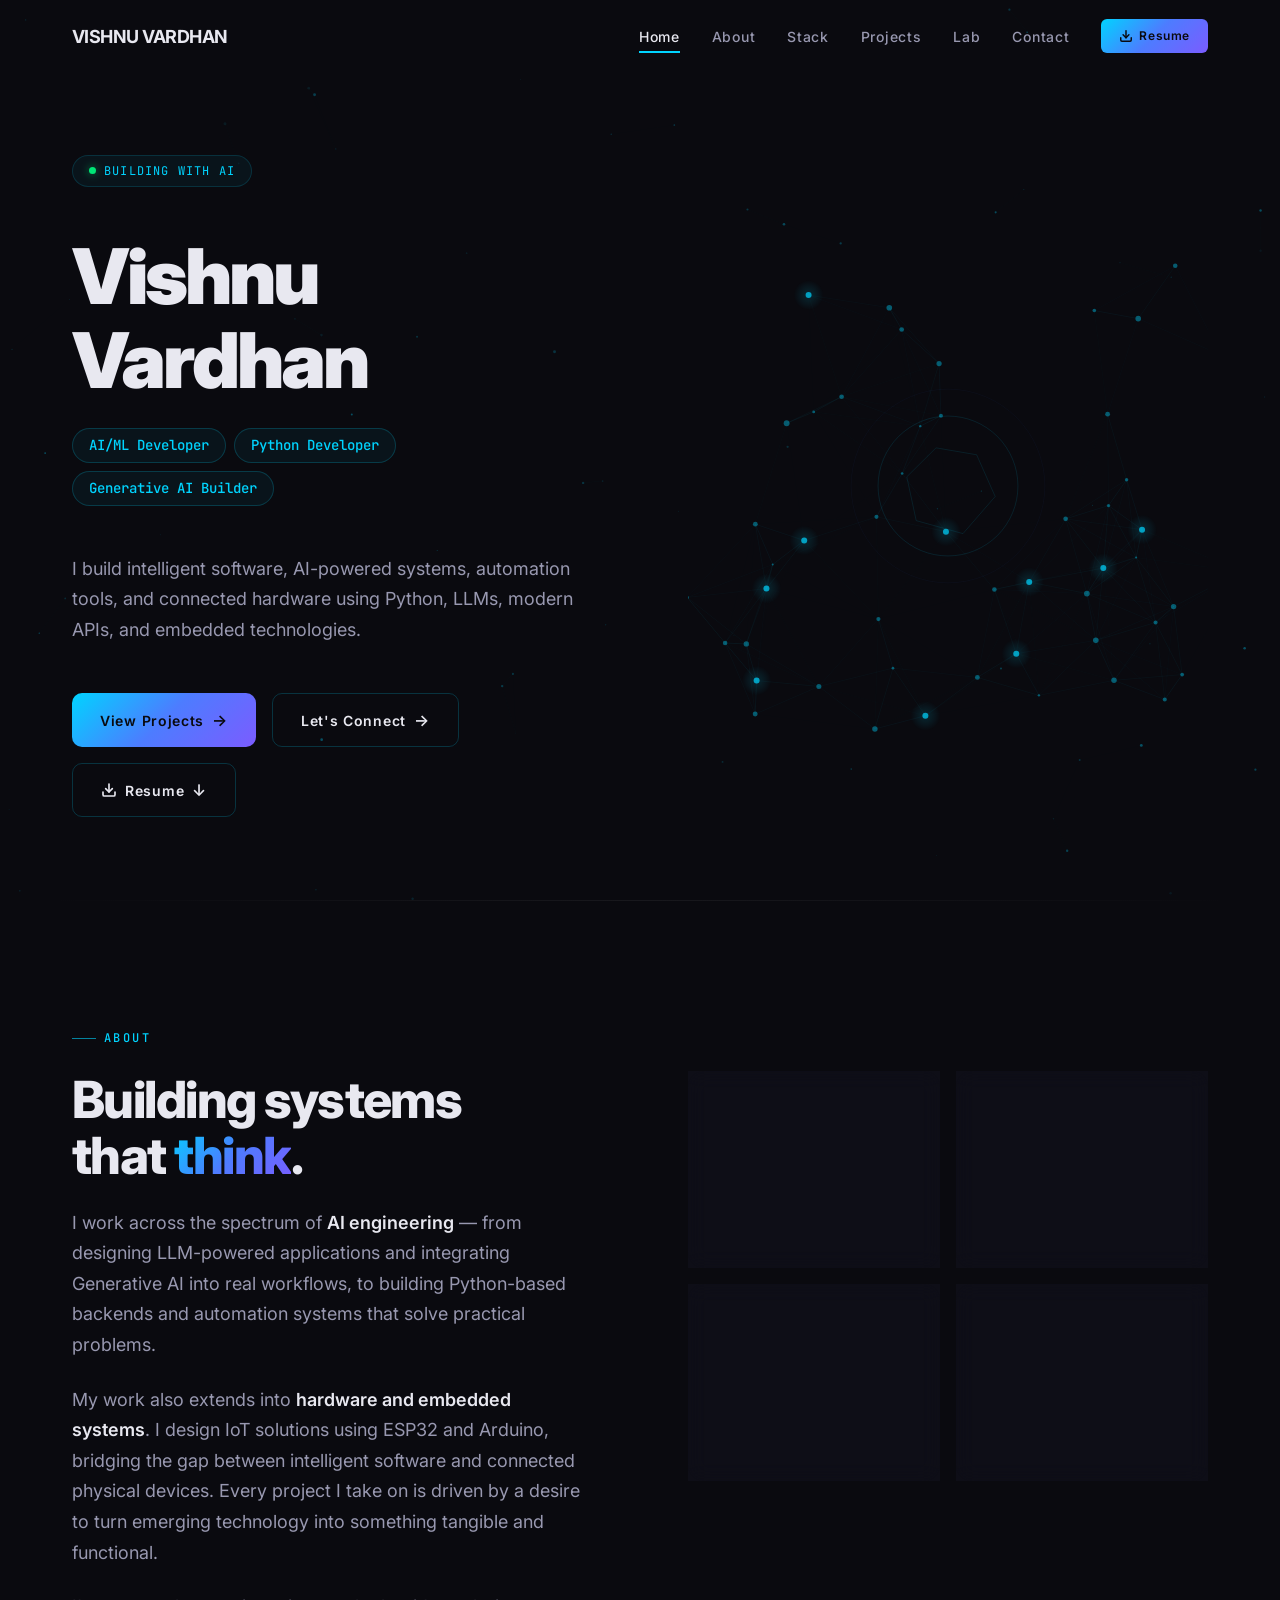
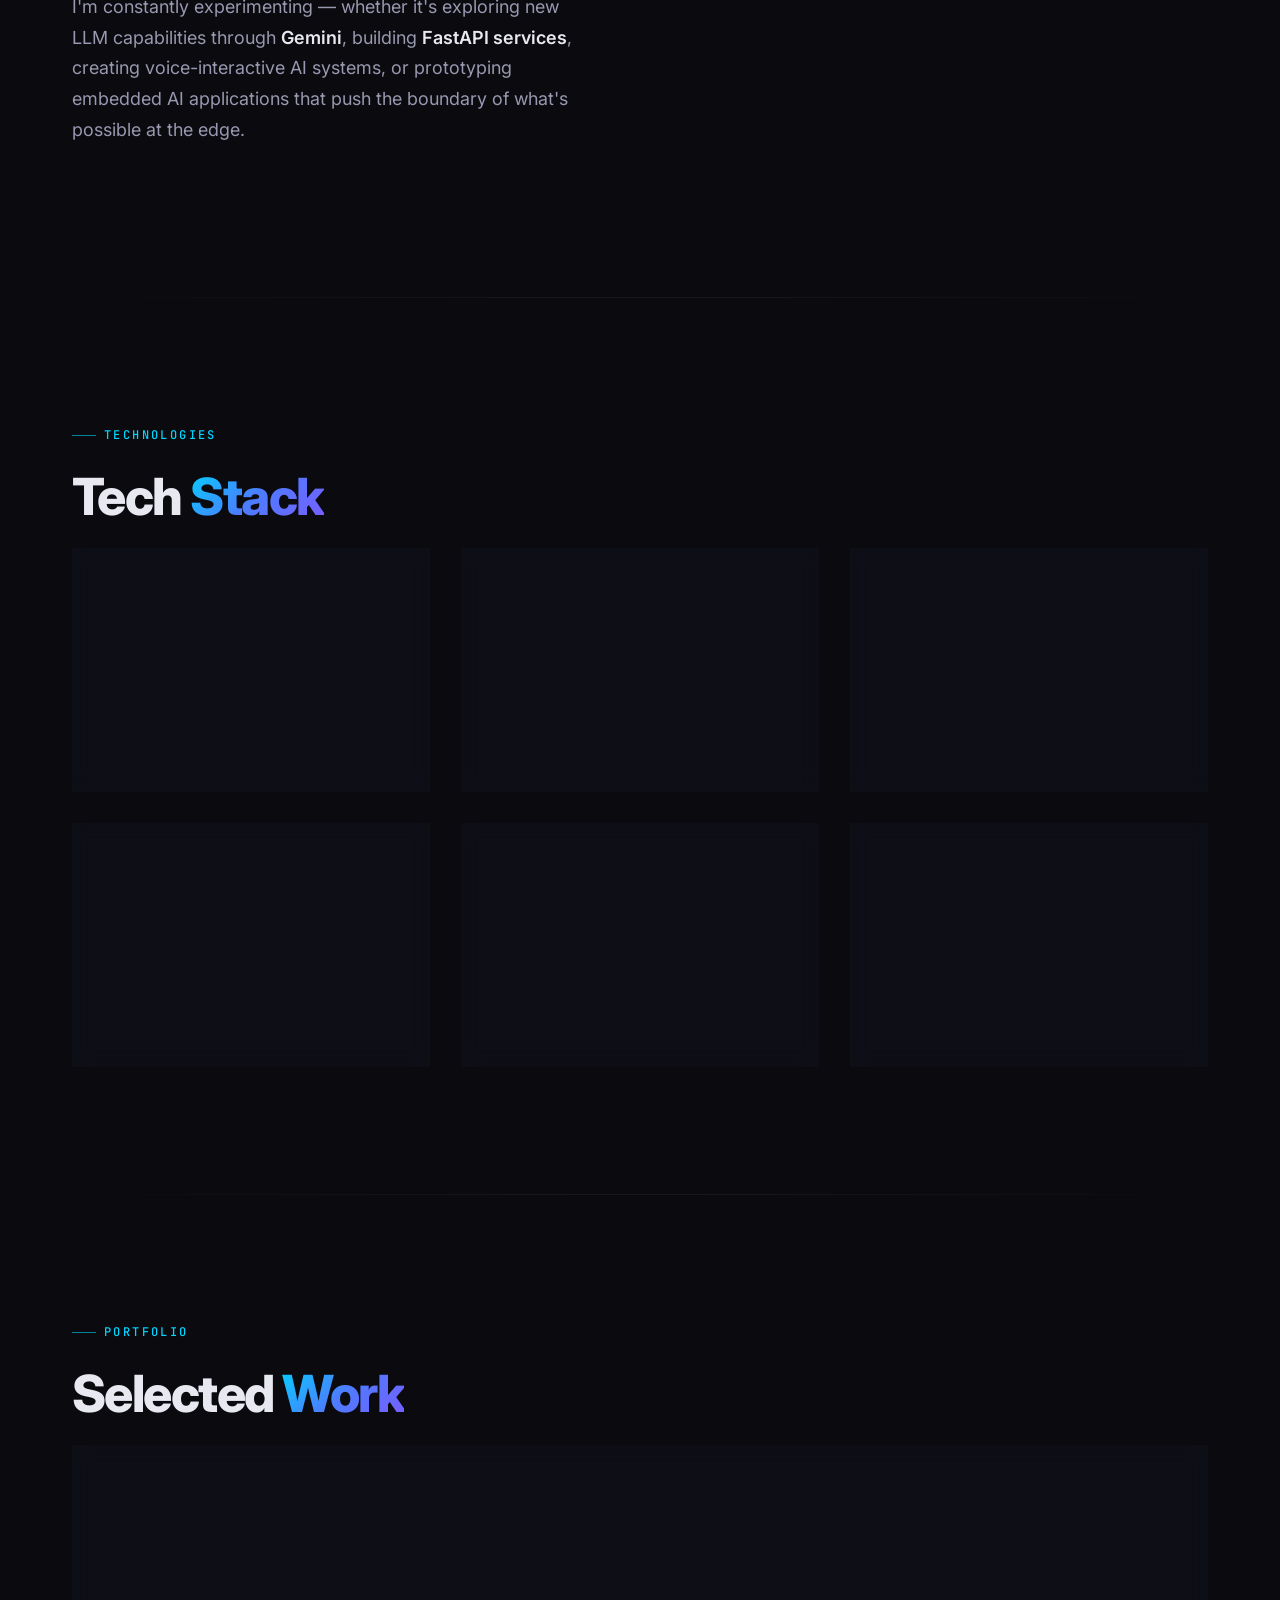
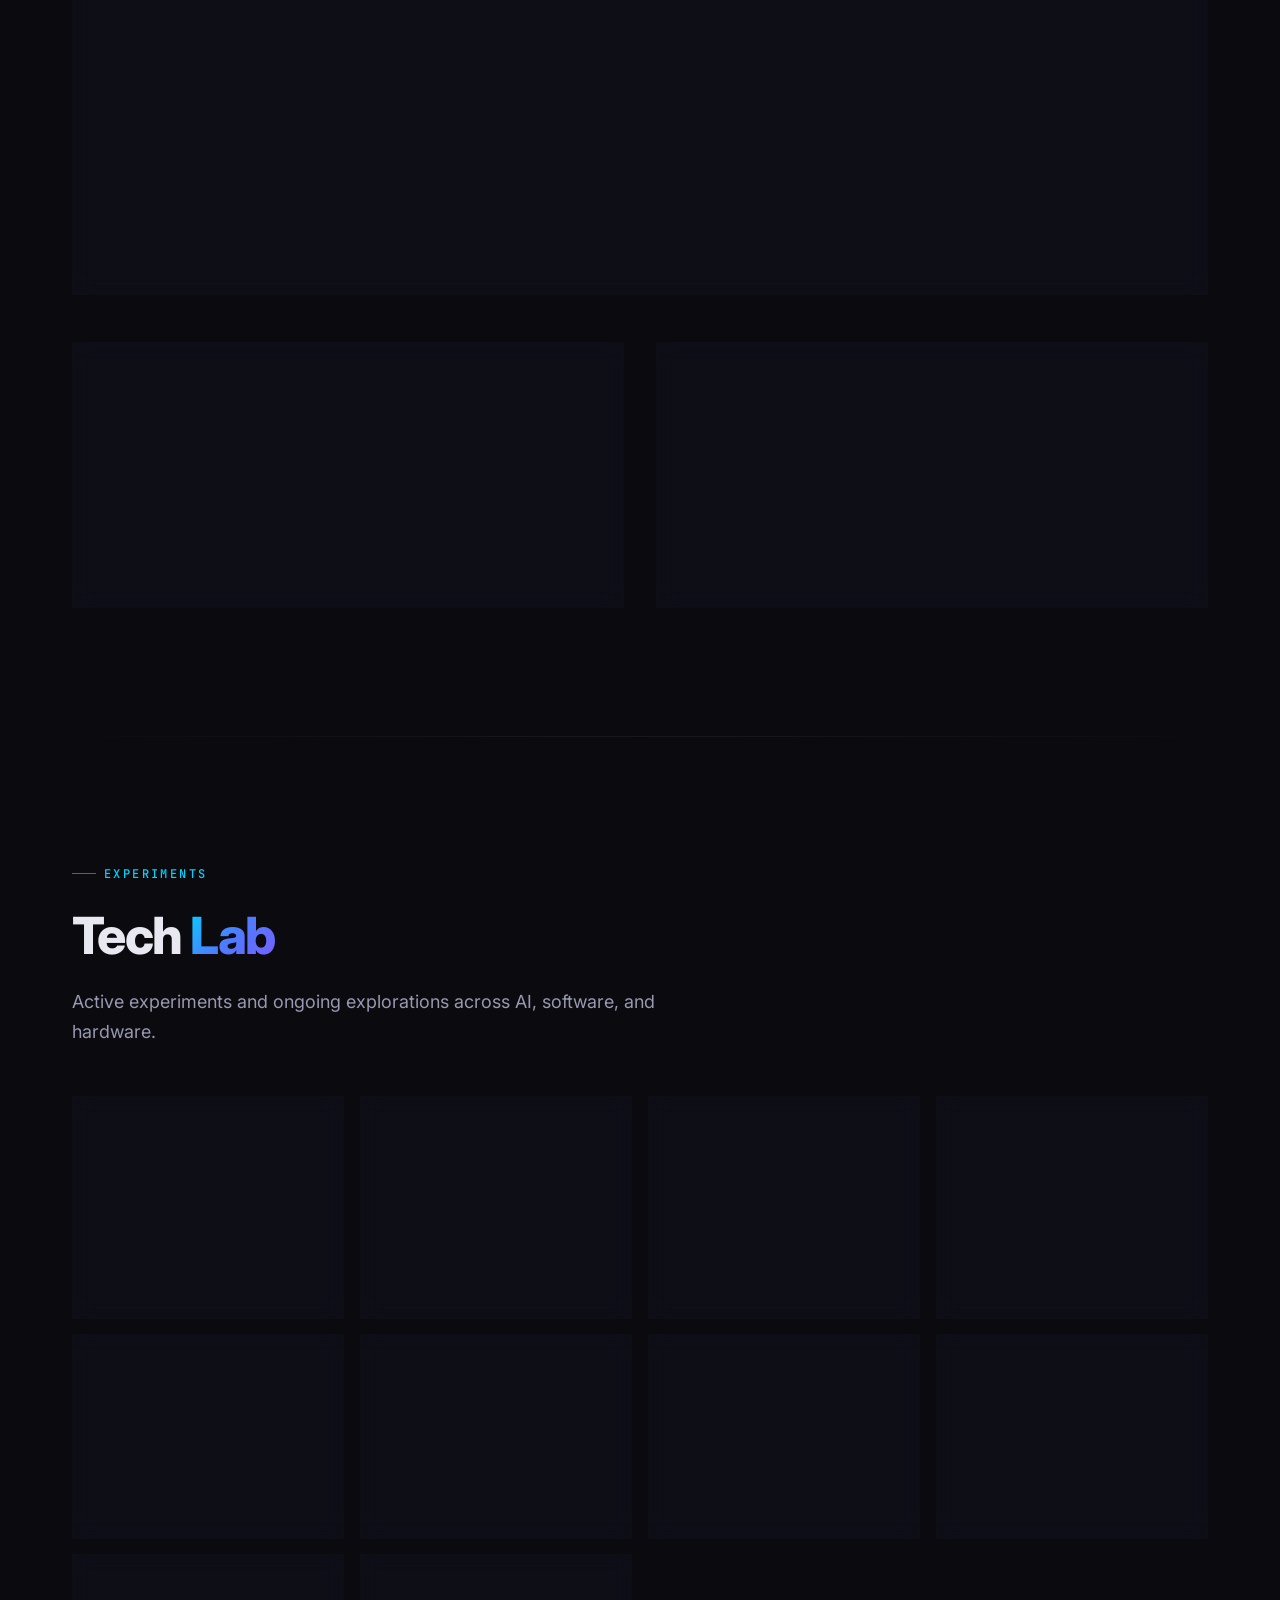
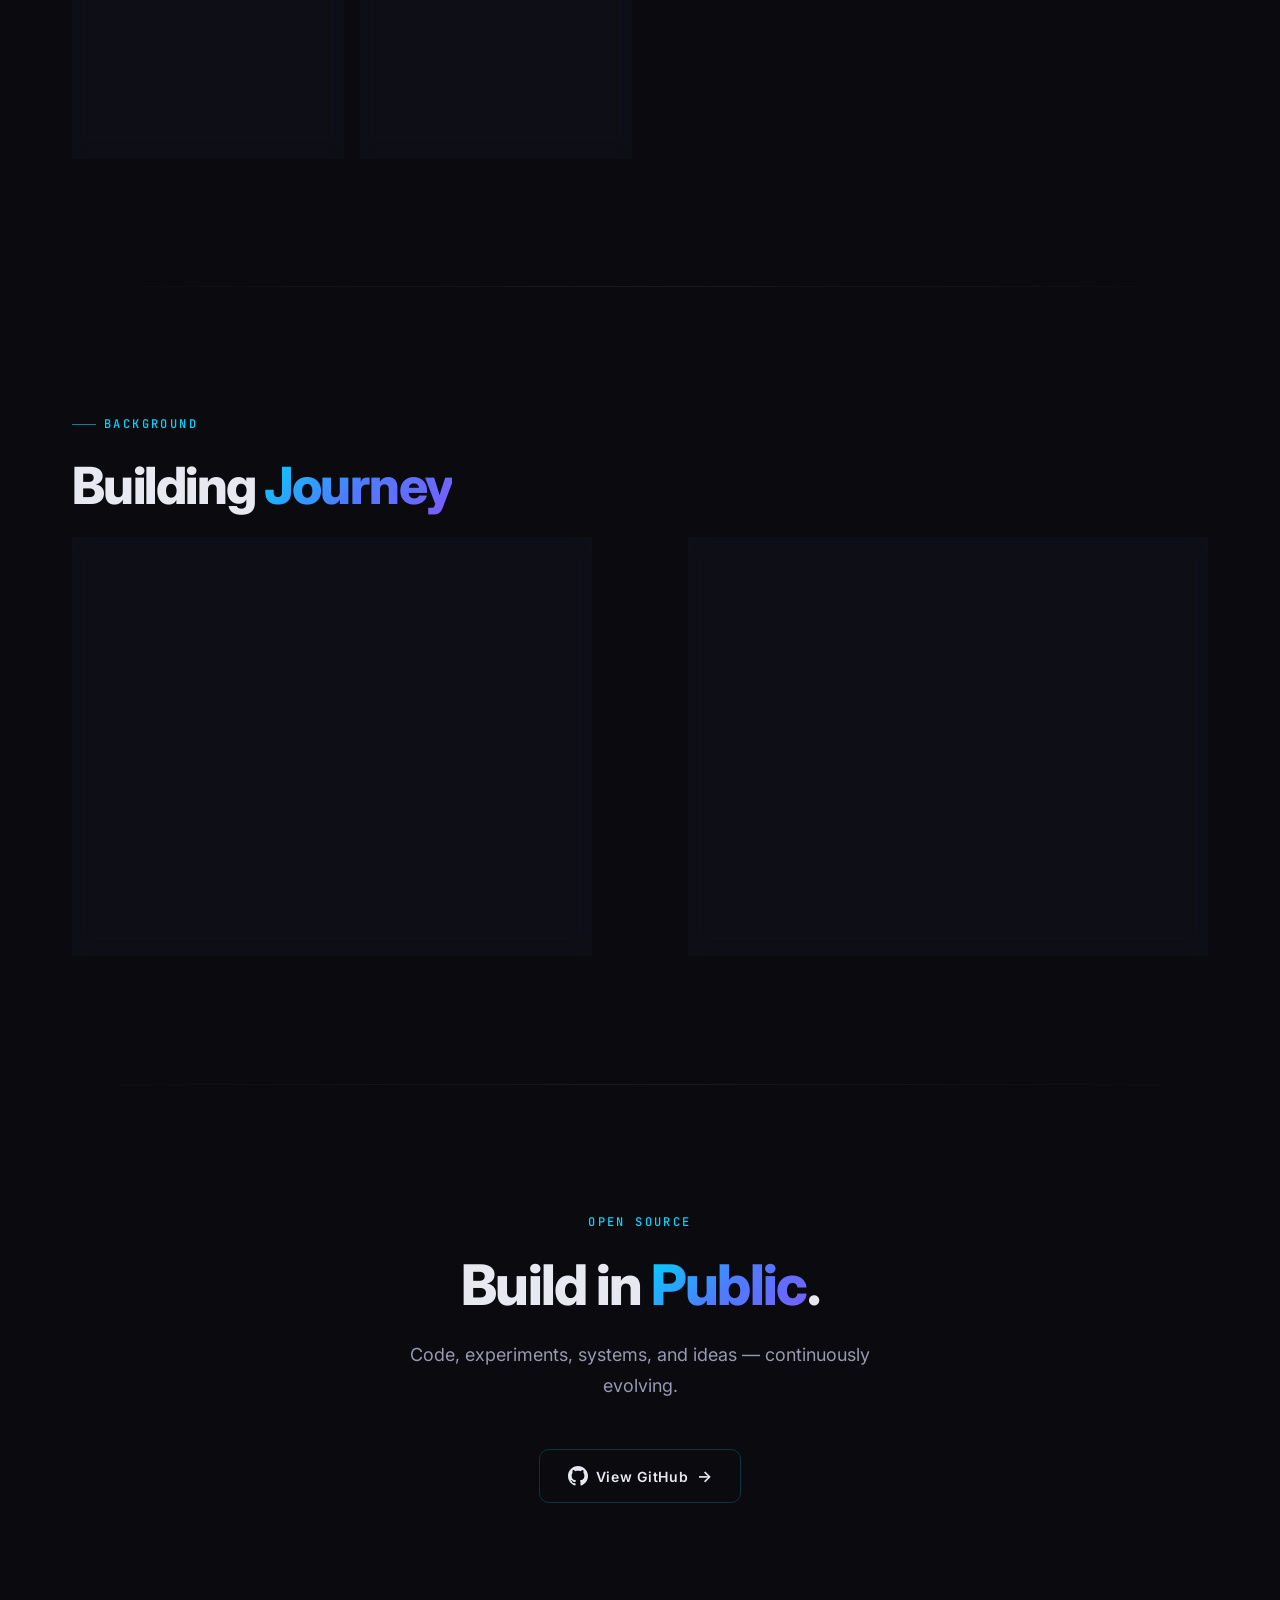
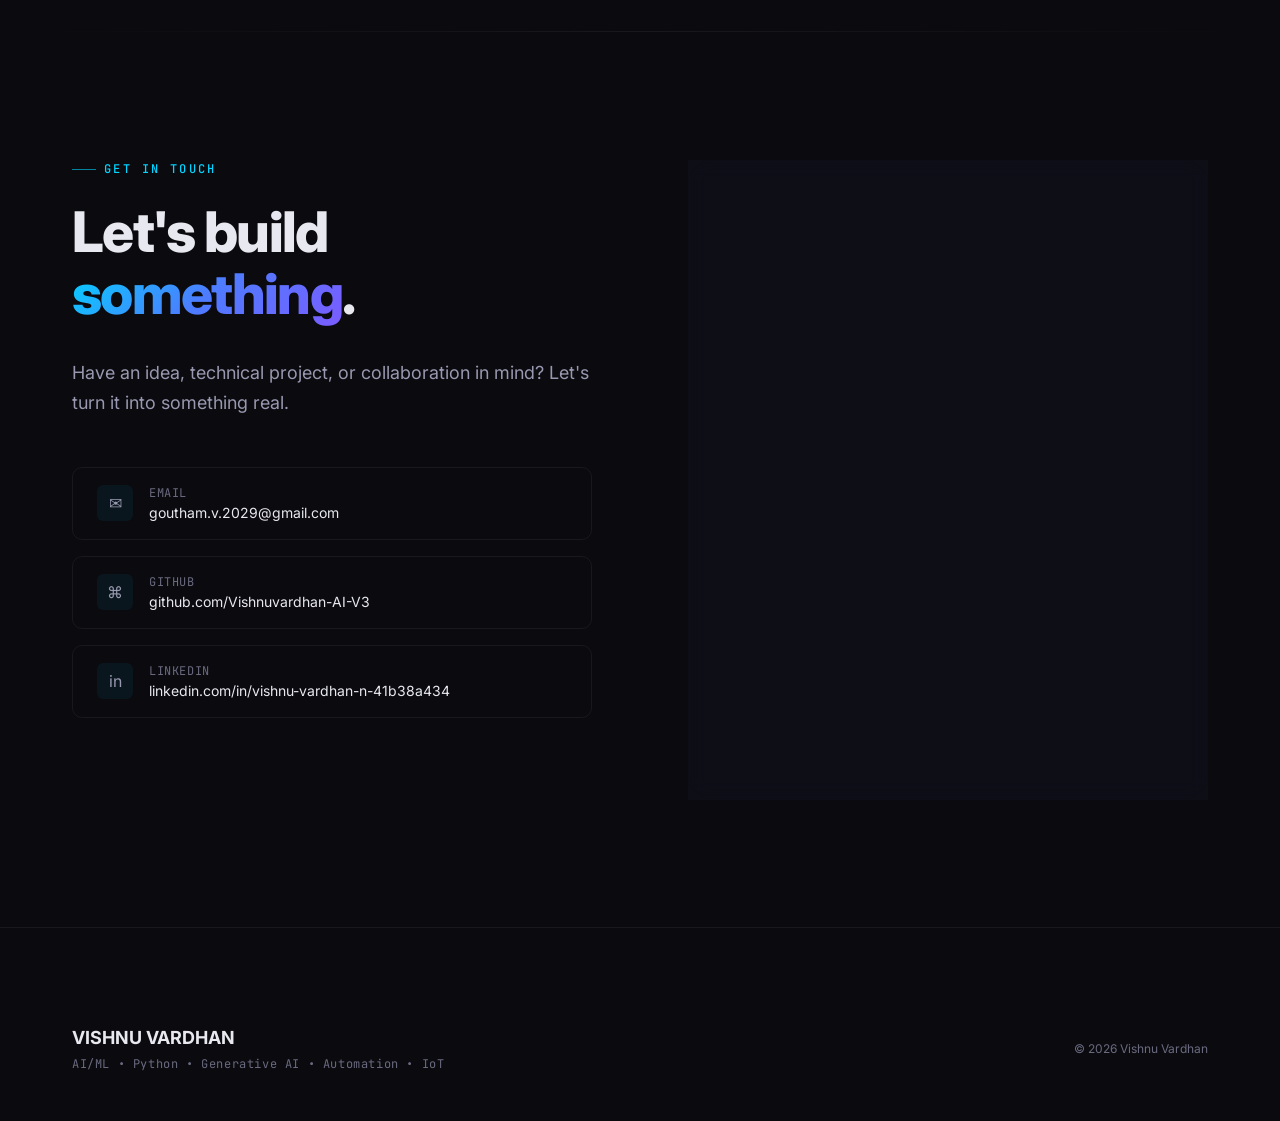
<file: index.html>
<!DOCTYPE html>
<html lang="en">
<head>
    <!-- ═══════════════════════════════════════════════════════════════ -->
    <!-- CONFIG -->
    <!-- ═══════════════════════════════════════════════════════════════ -->
    <meta charset="UTF-8">
    <meta name="viewport" content="width=device-width, initial-scale=1.0">
    <title>Vishnu Vardhan | AI/ML Developer</title>
    <meta name="description" content="Vishnu Vardhan — AI/ML and Python developer building Generative AI, LLM, automation, backend, and IoT systems.">
    <meta name="keywords" content="Vishnu Vardhan, AI Developer, ML Developer, Python Developer, Generative AI, LLM, FastAPI, IoT, ESP32, Arduino, Automation">
    <meta name="author" content="Vishnu Vardhan">

    <!-- Open Graph -->
    <meta property="og:title" content="Vishnu Vardhan | AI/ML Developer">
    <meta property="og:description" content="Vishnu Vardhan — AI/ML and Python developer building Generative AI, LLM, automation, backend, and IoT systems.">
    <meta property="og:type" content="website">
    <meta property="og:url" content="https://vishnuvardhan.dev">

    <!-- Fonts -->
    <link rel="preconnect" href="https://fonts.googleapis.com">
    <link rel="preconnect" href="https://fonts.gstatic.com" crossorigin>
    <link href="https://fonts.googleapis.com/css2?family=Inter:wght@300;400;500;600;700;800;900&family=JetBrains+Mono:wght@400;500;600&display=swap" rel="stylesheet">

    <!-- ═══════════════════════════════════════════════════════════════ -->
    <!-- STYLES -->
    <!-- ═══════════════════════════════════════════════════════════════ -->
    <style>
        /* ─────────────────────────────────────────────────────────── */
        /* CSS VARIABLES / DESIGN TOKENS                              */
        /* ─────────────────────────────────────────────────────────── */
        :root {
            /* Colors */
            --bg-primary: #0a0a0f;
            --bg-secondary: #0f0f18;
            --bg-tertiary: #141420;
            --bg-card: rgba(18, 18, 30, 0.6);
            --bg-glass: rgba(20, 20, 35, 0.45);
            --bg-glass-hover: rgba(25, 25, 45, 0.65);

            --text-primary: #e8e8f0;
            --text-secondary: #9898b0;
            --text-tertiary: #6a6a80;

            --accent-cyan: #00d4ff;
            --accent-blue: #4d7cff;
            --accent-purple: #7b5cff;
            --accent-gradient: linear-gradient(135deg, #00d4ff 0%, #4d7cff 50%, #7b5cff 100%);
            --accent-glow: 0 0 30px rgba(0, 212, 255, 0.15);
            --accent-glow-strong: 0 0 60px rgba(0, 212, 255, 0.25);

            --border-subtle: rgba(255, 255, 255, 0.06);
            --border-accent: rgba(0, 212, 255, 0.2);
            --border-hover: rgba(0, 212, 255, 0.4);

            /* Typography */
            --font-sans: 'Inter', -apple-system, BlinkMacSystemFont, 'Segoe UI', sans-serif;
            --font-mono: 'JetBrains Mono', 'Fira Code', monospace;

            --fs-xs: 0.75rem;
            --fs-sm: 0.875rem;
            --fs-base: 1rem;
            --fs-lg: 1.125rem;
            --fs-xl: 1.25rem;
            --fs-2xl: 1.5rem;
            --fs-3xl: 2rem;
            --fs-4xl: 2.5rem;
            --fs-5xl: 3.5rem;
            --fs-6xl: 4.5rem;
            --fs-hero: clamp(2.5rem, 6vw, 5.5rem);

            --fw-light: 300;
            --fw-regular: 400;
            --fw-medium: 500;
            --fw-semibold: 600;
            --fw-bold: 700;
            --fw-extrabold: 800;
            --fw-black: 900;

            --lh-tight: 1.1;
            --lh-snug: 1.25;
            --lh-normal: 1.5;
            --lh-relaxed: 1.7;

            --ls-tight: -0.03em;
            --ls-normal: 0;
            --ls-wide: 0.05em;
            --ls-wider: 0.1em;
            --ls-widest: 0.2em;

            /* Spacing */
            --space-xs: 0.25rem;
            --space-sm: 0.5rem;
            --space-md: 1rem;
            --space-lg: 1.5rem;
            --space-xl: 2rem;
            --space-2xl: 3rem;
            --space-3xl: 4rem;
            --space-4xl: 6rem;
            --space-5xl: 8rem;
            --space-section: clamp(5rem, 10vw, 10rem);

            /* Layout */
            --max-width: 1200px;
            --nav-height: 72px;

            /* Borders */
            --radius-sm: 6px;
            --radius-md: 10px;
            --radius-lg: 16px;
            --radius-xl: 24px;
            --radius-full: 9999px;

            /* Transitions */
            --ease-out: cubic-bezier(0.16, 1, 0.3, 1);
            --ease-spring: cubic-bezier(0.34, 1.56, 0.64, 1);
            --duration-fast: 200ms;
            --duration-normal: 350ms;
            --duration-slow: 600ms;
        }

        /* ─────────────────────────────────────────────────────────── */
        /* RESET & BASE                                               */
        /* ─────────────────────────────────────────────────────────── */
        *,
        *::before,
        *::after {
            margin: 0;
            padding: 0;
            box-sizing: border-box;
        }

        html {
            scroll-behavior: smooth;
            -webkit-text-size-adjust: 100%;
        }

        body {
            font-family: var(--font-sans);
            font-size: var(--fs-base);
            line-height: var(--lh-normal);
            color: var(--text-primary);
            background: var(--bg-primary);
            overflow-x: hidden;
            -webkit-font-smoothing: antialiased;
            -moz-osx-font-smoothing: grayscale;
        }

        a {
            color: inherit;
            text-decoration: none;
        }

        ul, ol {
            list-style: none;
        }

        img {
            max-width: 100%;
            display: block;
        }

        button, input, textarea {
            font: inherit;
            color: inherit;
            border: none;
            outline: none;
            background: none;
        }

        ::selection {
            background: rgba(0, 212, 255, 0.25);
            color: var(--text-primary);
        }

        /* Custom scrollbar */
        ::-webkit-scrollbar {
            width: 6px;
        }
        ::-webkit-scrollbar-track {
            background: var(--bg-primary);
        }
        ::-webkit-scrollbar-thumb {
            background: rgba(0, 212, 255, 0.2);
            border-radius: 3px;
        }
        ::-webkit-scrollbar-thumb:hover {
            background: rgba(0, 212, 255, 0.4);
        }

        /* ─────────────────────────────────────────────────────────── */
        /* UTILITY CLASSES                                            */
        /* ─────────────────────────────────────────────────────────── */
        .container {
            width: 100%;
            max-width: var(--max-width);
            margin: 0 auto;
            padding: 0 var(--space-xl);
        }

        .section-label {
            font-family: var(--font-mono);
            font-size: var(--fs-xs);
            font-weight: var(--fw-medium);
            color: var(--accent-cyan);
            letter-spacing: var(--ls-widest);
            text-transform: uppercase;
            margin-bottom: var(--space-lg);
            display: flex;
            align-items: center;
            gap: var(--space-sm);
        }

        .section-label::before {
            content: '';
            width: 24px;
            height: 1px;
            background: var(--accent-cyan);
            opacity: 0.6;
        }

        .section-title {
            font-size: clamp(2rem, 4vw, var(--fs-5xl));
            font-weight: var(--fw-extrabold);
            line-height: var(--lh-tight);
            letter-spacing: var(--ls-tight);
            margin-bottom: var(--space-lg);
        }

        .gradient-text {
            background: var(--accent-gradient);
            -webkit-background-clip: text;
            -webkit-text-fill-color: transparent;
            background-clip: text;
        }

        /* Scroll reveal */
        .reveal {
            opacity: 0;
            transform: translateY(30px);
            transition: opacity var(--duration-slow) var(--ease-out),
                        transform var(--duration-slow) var(--ease-out);
        }

        .reveal.visible {
            opacity: 1;
            transform: translateY(0);
        }

        .reveal-delay-1 { transition-delay: 100ms; }
        .reveal-delay-2 { transition-delay: 200ms; }
        .reveal-delay-3 { transition-delay: 300ms; }
        .reveal-delay-4 { transition-delay: 400ms; }

        /* ─────────────────────────────────────────────────────────── */
        /* ANIMATED BACKGROUND CANVAS                                 */
        /* ─────────────────────────────────────────────────────────── */
        #bg-canvas {
            position: fixed;
            top: 0;
            left: 0;
            width: 100%;
            height: 100%;
            z-index: 0;
            pointer-events: none;
        }

        /* ─────────────────────────────────────────────────────────── */
        /* NAVIGATION                                                 */
        /* ─────────────────────────────────────────────────────────── */
        .nav {
            position: fixed;
            top: 0;
            left: 0;
            width: 100%;
            height: var(--nav-height);
            z-index: 1000;
            transition: background var(--duration-normal) var(--ease-out),
                        box-shadow var(--duration-normal) var(--ease-out),
                        backdrop-filter var(--duration-normal) var(--ease-out);
        }

        .nav.scrolled {
            background: rgba(10, 10, 15, 0.85);
            backdrop-filter: blur(20px) saturate(1.5);
            -webkit-backdrop-filter: blur(20px) saturate(1.5);
            box-shadow: 0 1px 0 var(--border-subtle);
        }

        .nav-inner {
            display: flex;
            align-items: center;
            justify-content: space-between;
            height: 100%;
        }

        .nav-logo {
            font-size: var(--fs-lg);
            font-weight: var(--fw-bold);
            letter-spacing: var(--ls-tight);
            color: var(--text-primary);
            transition: color var(--duration-fast);
            position: relative;
            z-index: 1001;
        }

        .nav-logo:hover {
            color: var(--accent-cyan);
        }

        .nav-links {
            display: flex;
            align-items: center;
            gap: var(--space-xl);
        }

        .nav-link {
            font-size: var(--fs-sm);
            font-weight: var(--fw-medium);
            color: var(--text-secondary);
            letter-spacing: var(--ls-wide);
            position: relative;
            padding: var(--space-xs) 0;
            transition: color var(--duration-fast);
        }

        .nav-link::after {
            content: '';
            position: absolute;
            bottom: -2px;
            left: 0;
            width: 0;
            height: 1.5px;
            background: var(--accent-cyan);
            transition: width var(--duration-normal) var(--ease-out);
        }

        .nav-link:hover,
        .nav-link.active {
            color: var(--text-primary);
        }

        .nav-link:hover::after,
        .nav-link.active::after {
            width: 100%;
        }

        .nav-resume {
            font-size: var(--fs-xs);
            font-weight: var(--fw-semibold);
            color: var(--bg-primary);
            background: var(--accent-gradient);
            padding: 8px 18px;
            border-radius: var(--radius-sm);
            letter-spacing: var(--ls-wide);
            transition: all var(--duration-normal) var(--ease-out);
            display: inline-flex;
            align-items: center;
            gap: 6px;
        }

        .nav-resume:hover {
            transform: translateY(-1px);
            box-shadow: 0 4px 20px rgba(0, 212, 255, 0.3);
        }

        .nav-resume svg {
            width: 14px;
            height: 14px;
        }

        /* Mobile menu button */
        .nav-toggle {
            display: none;
            flex-direction: column;
            gap: 5px;
            cursor: pointer;
            z-index: 1001;
            padding: 8px;
        }

        .nav-toggle span {
            width: 22px;
            height: 1.5px;
            background: var(--text-primary);
            transition: transform var(--duration-normal) var(--ease-out),
                        opacity var(--duration-fast);
            transform-origin: center;
        }

        .nav-toggle.open span:nth-child(1) {
            transform: translateY(6.5px) rotate(45deg);
        }
        .nav-toggle.open span:nth-child(2) {
            opacity: 0;
        }
        .nav-toggle.open span:nth-child(3) {
            transform: translateY(-6.5px) rotate(-45deg);
        }

        /* ─────────────────────────────────────────────────────────── */
        /* HERO SECTION                                               */
        /* ─────────────────────────────────────────────────────────── */
        .hero {
            position: relative;
            min-height: 100vh;
            display: flex;
            align-items: center;
            padding-top: var(--nav-height);
            z-index: 1;
        }

        .hero-grid {
            display: grid;
            grid-template-columns: 1fr 1fr;
            gap: var(--space-4xl);
            align-items: center;
        }

        .hero-content {
            position: relative;
            z-index: 2;
        }

        .hero-status {
            display: inline-flex;
            align-items: center;
            gap: var(--space-sm);
            font-family: var(--font-mono);
            font-size: var(--fs-xs);
            color: var(--accent-cyan);
            letter-spacing: var(--ls-wider);
            text-transform: uppercase;
            margin-bottom: var(--space-2xl);
            padding: 6px 16px;
            border: 1px solid rgba(0, 212, 255, 0.15);
            border-radius: var(--radius-full);
            background: rgba(0, 212, 255, 0.05);
        }

        .hero-status .pulse {
            width: 7px;
            height: 7px;
            border-radius: 50%;
            background: #00e676;
            box-shadow: 0 0 8px rgba(0, 230, 118, 0.6);
            animation: pulse 2s ease-in-out infinite;
        }

        @keyframes pulse {
            0%, 100% { opacity: 1; transform: scale(1); }
            50% { opacity: 0.5; transform: scale(0.85); }
        }

        .hero-name {
            font-size: var(--fs-hero);
            font-weight: var(--fw-black);
            line-height: var(--lh-tight);
            letter-spacing: -0.04em;
            margin-bottom: var(--space-lg);
        }

        .hero-titles {
            display: flex;
            flex-wrap: wrap;
            gap: var(--space-sm);
            margin-bottom: var(--space-2xl);
        }

        .hero-title-tag {
            font-family: var(--font-mono);
            font-size: var(--fs-sm);
            font-weight: var(--fw-medium);
            color: var(--accent-cyan);
            padding: 6px 16px;
            border: 1px solid rgba(0, 212, 255, 0.2);
            border-radius: var(--radius-full);
            background: rgba(0, 212, 255, 0.05);
            transition: all var(--duration-fast);
        }

        .hero-title-tag:hover {
            background: rgba(0, 212, 255, 0.1);
            border-color: rgba(0, 212, 255, 0.4);
            box-shadow: var(--accent-glow);
        }

        .hero-description {
            font-size: var(--fs-lg);
            color: var(--text-secondary);
            line-height: var(--lh-relaxed);
            max-width: 540px;
            margin-bottom: var(--space-2xl);
        }

        .hero-actions {
            display: flex;
            gap: var(--space-md);
            flex-wrap: wrap;
        }

        /* Buttons */
        .btn {
            display: inline-flex;
            align-items: center;
            gap: var(--space-sm);
            padding: 14px 28px;
            font-size: var(--fs-sm);
            font-weight: var(--fw-semibold);
            letter-spacing: var(--ls-wide);
            border-radius: var(--radius-md);
            cursor: pointer;
            transition: all var(--duration-normal) var(--ease-out);
            position: relative;
            overflow: hidden;
        }

        .btn-primary {
            background: var(--accent-gradient);
            color: #0a0a0f;
        }

        .btn-primary:hover {
            transform: translateY(-2px);
            box-shadow: 0 8px 30px rgba(0, 212, 255, 0.3);
        }

        .btn-primary:active {
            transform: translateY(0);
        }

        .btn-secondary {
            border: 1px solid var(--border-accent);
            color: var(--text-primary);
            background: transparent;
        }

        .btn-secondary:hover {
            border-color: var(--accent-cyan);
            background: rgba(0, 212, 255, 0.05);
            transform: translateY(-2px);
        }

        .btn-icon {
            font-size: var(--fs-base);
            transition: transform var(--duration-fast);
        }

        .btn:hover .btn-icon {
            transform: translateX(3px);
        }

        /* Hero visual */
        .hero-visual {
            position: relative;
            width: 100%;
            height: 500px;
            display: flex;
            align-items: center;
            justify-content: center;
        }

        #hero-canvas {
            width: 100%;
            height: 100%;
            border-radius: var(--radius-lg);
        }

        /* ─────────────────────────────────────────────────────────── */
        /* ABOUT SECTION                                              */
        /* ─────────────────────────────────────────────────────────── */
        .about {
            position: relative;
            z-index: 1;
            padding: var(--space-section) 0;
        }

        .about-grid {
            display: grid;
            grid-template-columns: 1fr 1fr;
            gap: var(--space-4xl);
            align-items: start;
        }

        .about-text p {
            font-size: var(--fs-lg);
            color: var(--text-secondary);
            line-height: var(--lh-relaxed);
            margin-bottom: var(--space-lg);
        }

        .about-text p strong {
            color: var(--text-primary);
            font-weight: var(--fw-semibold);
        }

        .about-highlights {
            display: grid;
            grid-template-columns: 1fr 1fr;
            gap: var(--space-md);
        }

        .about-highlight-card {
            padding: var(--space-xl);
            background: var(--bg-glass);
            border: 1px solid var(--border-subtle);
            border-radius: var(--radius-lg);
            transition: all var(--duration-normal) var(--ease-out);
            backdrop-filter: blur(10px);
        }

        .about-highlight-card:hover {
            background: var(--bg-glass-hover);
            border-color: var(--border-accent);
            transform: translateY(-4px);
            box-shadow: var(--accent-glow);
        }

        .about-highlight-card .icon {
            font-size: var(--fs-2xl);
            margin-bottom: var(--space-md);
        }

        .about-highlight-card h4 {
            font-size: var(--fs-sm);
            font-weight: var(--fw-semibold);
            color: var(--text-primary);
            margin-bottom: var(--space-xs);
        }

        .about-highlight-card p {
            font-size: var(--fs-xs);
            color: var(--text-tertiary);
            line-height: var(--lh-normal);
        }

        /* ─────────────────────────────────────────────────────────── */
        /* TECH STACK SECTION                                         */
        /* ─────────────────────────────────────────────────────────── */
        .stack {
            position: relative;
            z-index: 1;
            padding: var(--space-section) 0;
        }

        .stack-categories {
            display: grid;
            grid-template-columns: repeat(3, 1fr);
            gap: var(--space-xl);
        }

        .stack-category {
            padding: var(--space-2xl);
            background: var(--bg-glass);
            border: 1px solid var(--border-subtle);
            border-radius: var(--radius-lg);
            backdrop-filter: blur(10px);
            transition: all var(--duration-normal) var(--ease-out);
        }

        .stack-category:hover {
            border-color: var(--border-accent);
            background: var(--bg-glass-hover);
        }

        .stack-category-title {
            font-family: var(--font-mono);
            font-size: var(--fs-xs);
            font-weight: var(--fw-medium);
            color: var(--accent-cyan);
            letter-spacing: var(--ls-wider);
            text-transform: uppercase;
            margin-bottom: var(--space-lg);
            padding-bottom: var(--space-md);
            border-bottom: 1px solid var(--border-subtle);
        }

        .stack-tags {
            display: flex;
            flex-wrap: wrap;
            gap: var(--space-sm);
        }

        .stack-tag {
            font-size: var(--fs-sm);
            font-weight: var(--fw-medium);
            color: var(--text-secondary);
            padding: 8px 16px;
            border: 1px solid var(--border-subtle);
            border-radius: var(--radius-sm);
            background: rgba(255, 255, 255, 0.02);
            transition: all var(--duration-fast);
            cursor: default;
        }

        .stack-tag:hover {
            color: var(--accent-cyan);
            border-color: var(--border-accent);
            background: rgba(0, 212, 255, 0.05);
            transform: translateY(-2px);
        }

        /* ─────────────────────────────────────────────────────────── */
        /* PROJECTS SECTION                                           */
        /* ─────────────────────────────────────────────────────────── */
        .projects {
            position: relative;
            z-index: 1;
            padding: var(--space-section) 0;
        }

        .project-card {
            padding: var(--space-3xl);
            background: var(--bg-glass);
            border: 1px solid var(--border-subtle);
            border-radius: var(--radius-xl);
            backdrop-filter: blur(10px);
            margin-bottom: var(--space-2xl);
            transition: all var(--duration-normal) var(--ease-out);
            position: relative;
            overflow: hidden;
        }

        .project-card::before {
            content: '';
            position: absolute;
            top: 0;
            left: 0;
            right: 0;
            height: 1px;
            background: linear-gradient(90deg, transparent, var(--accent-cyan), transparent);
            opacity: 0;
            transition: opacity var(--duration-normal);
        }

        .project-card:hover {
            border-color: var(--border-accent);
            transform: translateY(-4px);
            box-shadow: var(--accent-glow);
        }

        .project-card:hover::before {
            opacity: 0.6;
        }

        .project-featured-label {
            font-family: var(--font-mono);
            font-size: var(--fs-xs);
            color: var(--accent-cyan);
            letter-spacing: var(--ls-widest);
            text-transform: uppercase;
            margin-bottom: var(--space-lg);
        }

        .project-name {
            font-size: clamp(var(--fs-3xl), 4vw, var(--fs-4xl));
            font-weight: var(--fw-extrabold);
            letter-spacing: var(--ls-tight);
            margin-bottom: var(--space-sm);
        }

        .project-subtitle {
            font-family: var(--font-mono);
            font-size: var(--fs-sm);
            color: var(--text-tertiary);
            margin-bottom: var(--space-xl);
        }

        .project-description {
            font-size: var(--fs-lg);
            color: var(--text-secondary);
            line-height: var(--lh-relaxed);
            max-width: 700px;
            margin-bottom: var(--space-xl);
        }

        .project-tech-tags {
            display: flex;
            flex-wrap: wrap;
            gap: var(--space-sm);
        }

        .project-tech-tag {
            font-family: var(--font-mono);
            font-size: var(--fs-xs);
            color: var(--accent-cyan);
            padding: 6px 14px;
            border: 1px solid rgba(0, 212, 255, 0.15);
            border-radius: var(--radius-full);
            background: rgba(0, 212, 255, 0.04);
        }

        /* Placeholder projects */
        .project-card-placeholder {
            padding: var(--space-3xl);
            background: var(--bg-glass);
            border: 1px dashed var(--border-subtle);
            border-radius: var(--radius-xl);
            backdrop-filter: blur(10px);
            text-align: center;
            transition: all var(--duration-normal) var(--ease-out);
        }

        .project-card-placeholder:hover {
            border-color: var(--border-accent);
        }

        .project-card-placeholder h3 {
            font-size: var(--fs-xl);
            font-weight: var(--fw-bold);
            color: var(--text-tertiary);
            margin-bottom: var(--space-sm);
        }

        .project-card-placeholder p {
            font-family: var(--font-mono);
            font-size: var(--fs-sm);
            color: var(--text-tertiary);
        }

        .placeholder-icon {
            font-size: var(--fs-4xl);
            margin-bottom: var(--space-md);
            opacity: 0.3;
        }

        /* ─────────────────────────────────────────────────────────── */
        /* TECH LAB SECTION                                           */
        /* ─────────────────────────────────────────────────────────── */
        .lab {
            position: relative;
            z-index: 1;
            padding: var(--space-section) 0;
        }

        .lab-grid {
            display: grid;
            grid-template-columns: repeat(auto-fill, minmax(220px, 1fr));
            gap: var(--space-md);
        }

        .lab-card {
            padding: var(--space-xl) var(--space-lg);
            background: var(--bg-glass);
            border: 1px solid var(--border-subtle);
            border-radius: var(--radius-lg);
            backdrop-filter: blur(10px);
            transition: all var(--duration-normal) var(--ease-out);
            cursor: default;
            position: relative;
            overflow: hidden;
        }

        .lab-card::after {
            content: '';
            position: absolute;
            bottom: 0;
            left: 0;
            width: 0;
            height: 2px;
            background: var(--accent-gradient);
            transition: width var(--duration-slow) var(--ease-out);
        }

        .lab-card:hover {
            border-color: var(--border-accent);
            background: var(--bg-glass-hover);
            transform: translateY(-4px);
            box-shadow: var(--accent-glow);
        }

        .lab-card:hover::after {
            width: 100%;
        }

        .lab-card .lab-icon {
            font-size: var(--fs-xl);
            margin-bottom: var(--space-md);
        }

        .lab-card h4 {
            font-size: var(--fs-sm);
            font-weight: var(--fw-semibold);
            color: var(--text-primary);
            margin-bottom: var(--space-xs);
        }

        .lab-card p {
            font-size: var(--fs-xs);
            color: var(--text-tertiary);
            line-height: var(--lh-normal);
        }

        .lab-status {
            font-family: var(--font-mono);
            font-size: 10px;
            color: var(--accent-cyan);
            letter-spacing: var(--ls-wide);
            text-transform: uppercase;
            margin-top: var(--space-md);
            display: flex;
            align-items: center;
            gap: 6px;
        }

        .lab-status::before {
            content: '';
            width: 5px;
            height: 5px;
            border-radius: 50%;
            background: var(--accent-cyan);
            animation: pulse 2.5s ease-in-out infinite;
        }

        /* ─────────────────────────────────────────────────────────── */
        /* JOURNEY SECTION                                            */
        /* ─────────────────────────────────────────────────────────── */
        .journey {
            position: relative;
            z-index: 1;
            padding: var(--space-section) 0;
        }

        .journey-content {
            display: grid;
            grid-template-columns: 1fr 1fr;
            gap: var(--space-4xl);
        }

        .journey-card {
            padding: var(--space-2xl);
            background: var(--bg-glass);
            border: 1px solid var(--border-subtle);
            border-radius: var(--radius-xl);
            backdrop-filter: blur(10px);
            transition: all var(--duration-normal) var(--ease-out);
        }

        .journey-card:hover {
            border-color: var(--border-accent);
            box-shadow: var(--accent-glow);
        }

        .journey-card-label {
            font-family: var(--font-mono);
            font-size: var(--fs-xs);
            color: var(--accent-cyan);
            letter-spacing: var(--ls-widest);
            text-transform: uppercase;
            margin-bottom: var(--space-md);
        }

        .journey-card h3 {
            font-size: var(--fs-xl);
            font-weight: var(--fw-bold);
            margin-bottom: var(--space-xs);
        }

        .journey-card .subtitle {
            font-family: var(--font-mono);
            font-size: var(--fs-sm);
            color: var(--text-tertiary);
            margin-bottom: var(--space-lg);
        }

        .journey-card p {
            font-size: var(--fs-sm);
            color: var(--text-secondary);
            line-height: var(--lh-relaxed);
        }

        /* ─────────────────────────────────────────────────────────── */
        /* GITHUB SECTION                                             */
        /* ─────────────────────────────────────────────────────────── */
        .github-section {
            position: relative;
            z-index: 1;
            padding: var(--space-section) 0;
            text-align: center;
        }

        .github-section .section-title {
            font-size: clamp(2rem, 5vw, var(--fs-5xl));
        }

        .github-section p {
            font-size: var(--fs-lg);
            color: var(--text-secondary);
            max-width: 500px;
            margin: 0 auto var(--space-2xl);
            line-height: var(--lh-relaxed);
        }

        .github-section .section-label {
            justify-content: center;
        }

        .github-section .section-label::before {
            display: none;
        }

        /* ─────────────────────────────────────────────────────────── */
        /* CONTACT SECTION                                            */
        /* ─────────────────────────────────────────────────────────── */
        .contact {
            position: relative;
            z-index: 1;
            padding: var(--space-section) 0;
        }

        .contact-grid {
            display: grid;
            grid-template-columns: 1fr 1fr;
            gap: var(--space-4xl);
            align-items: start;
        }

        .contact-info h2 {
            font-size: clamp(2rem, 5vw, var(--fs-5xl));
            font-weight: var(--fw-extrabold);
            letter-spacing: var(--ls-tight);
            line-height: var(--lh-tight);
            margin-bottom: var(--space-xl);
        }

        .contact-info > p {
            font-size: var(--fs-lg);
            color: var(--text-secondary);
            line-height: var(--lh-relaxed);
            margin-bottom: var(--space-2xl);
        }

        .contact-links {
            display: flex;
            flex-direction: column;
            gap: var(--space-md);
        }

        .contact-link {
            display: flex;
            align-items: center;
            gap: var(--space-md);
            font-size: var(--fs-sm);
            color: var(--text-secondary);
            padding: var(--space-md) var(--space-lg);
            border: 1px solid var(--border-subtle);
            border-radius: var(--radius-md);
            transition: all var(--duration-fast);
        }

        .contact-link:hover {
            color: var(--accent-cyan);
            border-color: var(--border-accent);
            background: rgba(0, 212, 255, 0.04);
            transform: translateX(4px);
        }

        .contact-link .link-icon {
            width: 36px;
            height: 36px;
            display: flex;
            align-items: center;
            justify-content: center;
            border-radius: var(--radius-sm);
            background: rgba(0, 212, 255, 0.06);
            font-size: var(--fs-base);
            flex-shrink: 0;
        }

        .contact-link .link-label {
            font-family: var(--font-mono);
            font-size: var(--fs-xs);
            color: var(--text-tertiary);
            letter-spacing: var(--ls-wide);
            text-transform: uppercase;
        }

        .contact-link .link-value {
            font-size: var(--fs-sm);
            color: var(--text-primary);
        }

        /* Contact form */
        .contact-form {
            padding: var(--space-2xl);
            background: var(--bg-glass);
            border: 1px solid var(--border-subtle);
            border-radius: var(--radius-xl);
            backdrop-filter: blur(10px);
        }

        .contact-form h3 {
            font-size: var(--fs-lg);
            font-weight: var(--fw-semibold);
            margin-bottom: var(--space-xl);
        }

        .form-group {
            margin-bottom: var(--space-lg);
        }

        .form-group label {
            display: block;
            font-size: var(--fs-xs);
            font-weight: var(--fw-medium);
            color: var(--text-tertiary);
            letter-spacing: var(--ls-wide);
            text-transform: uppercase;
            margin-bottom: var(--space-sm);
        }

        .form-group input,
        .form-group textarea {
            width: 100%;
            padding: 14px 16px;
            font-size: var(--fs-sm);
            color: var(--text-primary);
            background: rgba(255, 255, 255, 0.03);
            border: 1px solid var(--border-subtle);
            border-radius: var(--radius-md);
            transition: border-color var(--duration-fast),
                        box-shadow var(--duration-fast);
        }

        .form-group input:focus,
        .form-group textarea:focus {
            border-color: var(--accent-cyan);
            box-shadow: 0 0 0 3px rgba(0, 212, 255, 0.1);
        }

        .form-group input::placeholder,
        .form-group textarea::placeholder {
            color: var(--text-tertiary);
        }

        .form-group textarea {
            resize: vertical;
            min-height: 120px;
        }

        .form-group .error-msg {
            font-size: var(--fs-xs);
            color: #ff4d6a;
            margin-top: 6px;
            display: none;
        }

        .form-group.error input,
        .form-group.error textarea {
            border-color: #ff4d6a;
        }

        .form-group.error .error-msg {
            display: block;
        }

        .form-note {
            font-size: var(--fs-xs);
            color: var(--text-tertiary);
            margin-top: var(--space-md);
            font-style: italic;
        }

        /* ─────────────────────────────────────────────────────────── */
        /* FOOTER                                                     */
        /* ─────────────────────────────────────────────────────────── */
        .footer {
            position: relative;
            z-index: 1;
            padding: var(--space-4xl) 0 var(--space-2xl);
            border-top: 1px solid var(--border-subtle);
        }

        .footer-inner {
            display: flex;
            justify-content: space-between;
            align-items: center;
            flex-wrap: wrap;
            gap: var(--space-lg);
        }

        .footer-brand h3 {
            font-size: var(--fs-lg);
            font-weight: var(--fw-bold);
            margin-bottom: var(--space-xs);
        }

        .footer-brand p {
            font-family: var(--font-mono);
            font-size: var(--fs-xs);
            color: var(--text-tertiary);
            letter-spacing: var(--ls-wide);
        }

        .footer-copy {
            font-size: var(--fs-xs);
            color: var(--text-tertiary);
        }

        /* ─────────────────────────────────────────────────────────── */
        /* DIVIDER                                                    */
        /* ─────────────────────────────────────────────────────────── */
        .section-divider {
            width: 100%;
            max-width: var(--max-width);
            margin: 0 auto;
            height: 1px;
            background: linear-gradient(90deg, transparent, var(--border-subtle), transparent);
        }

        /* ─────────────────────────────────────────────────────────── */
        /* RESPONSIVE — TABLET                                        */
        /* ─────────────────────────────────────────────────────────── */
        @media (max-width: 1024px) {
            .hero-grid {
                grid-template-columns: 1fr;
                gap: var(--space-2xl);
            }

            .hero-visual {
                height: 350px;
            }

            .about-grid {
                grid-template-columns: 1fr;
                gap: var(--space-2xl);
            }

            .stack-categories {
                grid-template-columns: repeat(2, 1fr);
            }

            .journey-content {
                grid-template-columns: 1fr;
                gap: var(--space-xl);
            }

            .contact-grid {
                grid-template-columns: 1fr;
                gap: var(--space-2xl);
            }
        }

        /* ─────────────────────────────────────────────────────────── */
        /* RESPONSIVE — MOBILE                                        */
        /* ─────────────────────────────────────────────────────────── */
        @media (max-width: 768px) {
            :root {
                --nav-height: 64px;
            }

            .container {
                padding: 0 var(--space-lg);
            }

            .nav-links {
                position: fixed;
                top: 0;
                right: -100%;
                width: 280px;
                height: 100vh;
                flex-direction: column;
                justify-content: center;
                align-items: flex-start;
                gap: var(--space-xl);
                padding: var(--space-3xl);
                background: rgba(10, 10, 15, 0.97);
                backdrop-filter: blur(30px);
                -webkit-backdrop-filter: blur(30px);
                border-left: 1px solid var(--border-subtle);
                transition: right var(--duration-normal) var(--ease-out);
                z-index: 1000;
            }

            .nav-links.open {
                right: 0;
            }

            .nav-link {
                font-size: var(--fs-lg);
            }

            .nav-toggle {
                display: flex;
            }

            .hero {
                min-height: auto;
                padding-top: calc(var(--nav-height) + var(--space-3xl));
                padding-bottom: var(--space-3xl);
            }

            .hero-visual {
                height: 280px;
            }

            .hero-name {
                font-size: clamp(2.2rem, 10vw, 3.5rem);
            }

            .hero-description {
                font-size: var(--fs-base);
            }

            .hero-actions {
                flex-direction: column;
            }

            .btn {
                width: 100%;
                justify-content: center;
            }

            .about-highlights {
                grid-template-columns: 1fr;
            }

            .stack-categories {
                grid-template-columns: 1fr;
            }

            .project-card {
                padding: var(--space-xl);
            }

            .lab-grid {
                grid-template-columns: 1fr 1fr;
            }

            .footer-inner {
                flex-direction: column;
                text-align: center;
            }
        }

        @media (max-width: 480px) {
            .container {
                padding: 0 var(--space-md);
            }

            .hero-titles {
                flex-direction: column;
            }

            .hero-title-tag {
                text-align: center;
            }

            .lab-grid {
                grid-template-columns: 1fr;
            }

            .project-name {
                font-size: var(--fs-2xl);
            }
        }

        /* ─────────────────────────────────────────────────────────── */
        /* REDUCED MOTION                                             */
        /* ─────────────────────────────────────────────────────────── */
        @media (prefers-reduced-motion: reduce) {
            *,
            *::before,
            *::after {
                animation-duration: 0.01ms !important;
                animation-iteration-count: 1 !important;
                transition-duration: 0.01ms !important;
            }

            html {
                scroll-behavior: auto;
            }

            .reveal {
                opacity: 1;
                transform: none;
            }
        }

        /* ─────────────────────────────────────────────────────────── */
        /* MOBILE OVERLAY                                             */
        /* ─────────────────────────────────────────────────────────── */
        .mobile-overlay {
            position: fixed;
            top: 0;
            left: 0;
            width: 100%;
            height: 100%;
            background: rgba(0, 0, 0, 0.5);
            z-index: 999;
            opacity: 0;
            pointer-events: none;
            transition: opacity var(--duration-normal);
        }

        .mobile-overlay.active {
            opacity: 1;
            pointer-events: all;
        }
    </style>
</head>

<!-- ═══════════════════════════════════════════════════════════════════ -->
<!-- HTML                                                               -->
<!-- ═══════════════════════════════════════════════════════════════════ -->
<body>

    <!-- Background Canvas -->
    <canvas id="bg-canvas"></canvas>

    <!-- Mobile Overlay -->
    <div class="mobile-overlay" id="mobileOverlay"></div>

    <!-- ─── NAVIGATION ─── -->
    <nav class="nav" id="nav">
        <div class="container nav-inner">
            <a href="#home" class="nav-logo">VISHNU VARDHAN</a>
            <div class="nav-links" id="navLinks">
                <a href="#home" class="nav-link active" data-section="home">Home</a>
                <a href="#about" class="nav-link" data-section="about">About</a>
                <a href="#stack" class="nav-link" data-section="stack">Stack</a>
                <a href="#projects" class="nav-link" data-section="projects">Projects</a>
                <a href="#lab" class="nav-link" data-section="lab">Lab</a>
                <a href="#contact" class="nav-link" data-section="contact">Contact</a>
                <a href="resume.html" target="_blank" rel="noopener noreferrer" class="nav-resume" download>
                    <svg viewBox="0 0 24 24" fill="none" stroke="currentColor" stroke-width="2.5" stroke-linecap="round" stroke-linejoin="round"><path d="M21 15v4a2 2 0 0 1-2 2H5a2 2 0 0 1-2-2v-4"/><polyline points="7 10 12 15 17 10"/><line x1="12" y1="15" x2="12" y2="3"/></svg>
                    Resume
                </a>
            </div>
            <button class="nav-toggle" id="navToggle" aria-label="Toggle navigation">
                <span></span>
                <span></span>
                <span></span>
            </button>
        </div>
    </nav>

    <!-- ─── HERO ─── -->
    <section class="hero" id="home">
        <div class="container">
            <div class="hero-grid">
                <div class="hero-content">
                    <div class="hero-status reveal">
                        <span class="pulse"></span>
                        BUILDING WITH AI
                    </div>

                    <h1 class="hero-name reveal reveal-delay-1">
                        Vishnu<br>Vardhan
                    </h1>

                    <div class="hero-titles reveal reveal-delay-2">
                        <span class="hero-title-tag">AI/ML Developer</span>
                        <span class="hero-title-tag">Python Developer</span>
                        <span class="hero-title-tag">Generative AI Builder</span>
                    </div>

                    <p class="hero-description reveal reveal-delay-3">
                        I build intelligent software, AI-powered systems, automation tools, and connected hardware using Python, LLMs, modern APIs, and embedded technologies.
                    </p>

                    <div class="hero-actions reveal reveal-delay-4">
                        <a href="#projects" class="btn btn-primary">
                            View Projects
                            <span class="btn-icon">→</span>
                        </a>
                        <a href="#contact" class="btn btn-secondary">
                            Let's Connect
                            <span class="btn-icon">→</span>
                        </a>
                        <a href="resume.html" target="_blank" rel="noopener noreferrer" class="btn btn-secondary" download>
                            <svg width="16" height="16" viewBox="0 0 24 24" fill="none" stroke="currentColor" stroke-width="2.5" stroke-linecap="round" stroke-linejoin="round"><path d="M21 15v4a2 2 0 0 1-2 2H5a2 2 0 0 1-2-2v-4"/><polyline points="7 10 12 15 17 10"/><line x1="12" y1="15" x2="12" y2="3"/></svg>
                            Resume
                            <span class="btn-icon">↓</span>
                        </a>
                    </div>
                </div>

                <div class="hero-visual reveal reveal-delay-2">
                    <canvas id="hero-canvas"></canvas>
                </div>
            </div>
        </div>
    </section>

    <!-- ─── ABOUT ─── -->
    <div class="section-divider"></div>
    <section class="about" id="about">
        <div class="container">
            <div class="section-label reveal">About</div>
            <div class="about-grid">
                <div class="about-text">
                    <h2 class="section-title reveal">Building systems<br>that <span class="gradient-text">think</span>.</h2>
                    <p class="reveal reveal-delay-1">
                        I work across the spectrum of <strong>AI engineering</strong> — from designing LLM-powered applications and integrating Generative AI into real workflows, to building Python-based backends and automation systems that solve practical problems.
                    </p>
                    <p class="reveal reveal-delay-2">
                        My work also extends into <strong>hardware and embedded systems</strong>. I design IoT solutions using ESP32 and Arduino, bridging the gap between intelligent software and connected physical devices. Every project I take on is driven by a desire to turn emerging technology into something tangible and functional.
                    </p>
                    <p class="reveal reveal-delay-3">
                        I'm constantly experimenting — whether it's exploring new LLM capabilities through <strong>Gemini</strong>, building <strong>FastAPI services</strong>, creating voice-interactive AI systems, or prototyping embedded AI applications that push the boundary of what's possible at the edge.
                    </p>
                </div>

                <div class="about-highlights">
                    <div class="about-highlight-card reveal">
                        <div class="icon">⚡</div>
                        <h4>AI & LLM Systems</h4>
                        <p>Building applications powered by large language models and generative AI</p>
                    </div>
                    <div class="about-highlight-card reveal reveal-delay-1">
                        <div class="icon">🐍</div>
                        <h4>Python Engineering</h4>
                        <p>Backend systems, APIs, automation scripts, and data pipelines</p>
                    </div>
                    <div class="about-highlight-card reveal reveal-delay-2">
                        <div class="icon">🔧</div>
                        <h4>Automation</h4>
                        <p>System integration, workflow automation, and intelligent task execution</p>
                    </div>
                    <div class="about-highlight-card reveal reveal-delay-3">
                        <div class="icon">📡</div>
                        <h4>IoT & Embedded</h4>
                        <p>Connected hardware with ESP32, Arduino, and embedded intelligence</p>
                    </div>
                </div>
            </div>
        </div>
    </section>

    <!-- ─── TECH STACK ─── -->
    <div class="section-divider"></div>
    <section class="stack" id="stack">
        <div class="container">
            <div class="section-label reveal">Technologies</div>
            <h2 class="section-title reveal">Tech <span class="gradient-text">Stack</span></h2>

            <div class="stack-categories">
                <div class="stack-category reveal">
                    <div class="stack-category-title">AI / ML</div>
                    <div class="stack-tags">
                        <span class="stack-tag">AI/ML</span>
                        <span class="stack-tag">Generative AI</span>
                        <span class="stack-tag">LLMs</span>
                        <span class="stack-tag">Gemini</span>
                    </div>
                </div>

                <div class="stack-category reveal reveal-delay-1">
                    <div class="stack-category-title">Programming</div>
                    <div class="stack-tags">
                        <span class="stack-tag">Python</span>
                        <span class="stack-tag">C</span>
                        <span class="stack-tag">C++</span>
                    </div>
                </div>

                <div class="stack-category reveal reveal-delay-2">
                    <div class="stack-category-title">Backend</div>
                    <div class="stack-tags">
                        <span class="stack-tag">FastAPI</span>
                        <span class="stack-tag">Flask</span>
                    </div>
                </div>

                <div class="stack-category reveal reveal-delay-3">
                    <div class="stack-category-title">Automation</div>
                    <div class="stack-tags">
                        <span class="stack-tag">Automation</span>
                        <span class="stack-tag">System Integration</span>
                    </div>
                </div>

                <div class="stack-category reveal reveal-delay-4">
                    <div class="stack-category-title">IoT / Embedded</div>
                    <div class="stack-tags">
                        <span class="stack-tag">IoT</span>
                        <span class="stack-tag">ESP32</span>
                        <span class="stack-tag">Arduino</span>
                    </div>
                </div>

                <div class="stack-category reveal">
                    <div class="stack-category-title">Tools</div>
                    <div class="stack-tags">
                        <span class="stack-tag">Git</span>
                        <span class="stack-tag">GitHub</span>
                    </div>
                </div>
            </div>
        </div>
    </section>

    <!-- ─── PROJECTS ─── -->
    <div class="section-divider"></div>
    <section class="projects" id="projects">
        <div class="container">
            <div class="section-label reveal">Portfolio</div>
            <h2 class="section-title reveal">Selected <span class="gradient-text">Work</span></h2>

            <!-- TITAN Project -->
            <div class="project-card reveal" id="project-titan">
                <div class="project-featured-label">Featured Project</div>
                <h3 class="project-name">TITAN</h3>
                <p class="project-subtitle">Tactical Intelligence and Task Automation Network</p>
                <p class="project-description">
                    An advanced personal AI assistant system focused on voice interaction, intelligent task execution, automation, system control, web interaction, file management, and connected devices.
                </p>
                <div class="project-tech-tags">
                    <span class="project-tech-tag">Python</span>
                    <span class="project-tech-tag">LLMs</span>
                    <span class="project-tech-tag">Gemini</span>
                    <span class="project-tech-tag">Voice AI</span>
                    <span class="project-tech-tag">Automation</span>
                    <span class="project-tech-tag">APIs</span>
                    <span class="project-tech-tag">IoT</span>
                </div>
            </div>

            <!-- Placeholder projects -->
            <div style="display: grid; grid-template-columns: 1fr 1fr; gap: var(--space-xl);">
                <div class="project-card-placeholder reveal">
                    <div class="placeholder-icon">⬡</div>
                    <h3>MORE PROJECTS</h3>
                    <p>Currently building...</p>
                </div>
                <div class="project-card-placeholder reveal reveal-delay-1">
                    <div class="placeholder-icon">◇</div>
                    <h3>MORE PROJECTS</h3>
                    <p>Currently building...</p>
                </div>
            </div>
        </div>
    </section>

    <!-- ─── TECH LAB ─── -->
    <div class="section-divider"></div>
    <section class="lab" id="lab">
        <div class="container">
            <div class="section-label reveal">Experiments</div>
            <h2 class="section-title reveal">Tech <span class="gradient-text">Lab</span></h2>
            <p class="reveal" style="font-size: var(--fs-lg); color: var(--text-secondary); max-width: 600px; margin-bottom: var(--space-2xl); line-height: var(--lh-relaxed);">
                Active experiments and ongoing explorations across AI, software, and hardware.
            </p>

            <div class="lab-grid">
                <div class="lab-card reveal">
                    <div class="lab-icon">🧠</div>
                    <h4>Generative AI</h4>
                    <p>Building with LLMs, prompt engineering, and multi-modal generation</p>
                    <div class="lab-status">Exploring</div>
                </div>
                <div class="lab-card reveal reveal-delay-1">
                    <div class="lab-icon">🔗</div>
                    <h4>LLM Applications</h4>
                    <p>Integrating language models into production-grade systems</p>
                    <div class="lab-status">Active</div>
                </div>
                <div class="lab-card reveal reveal-delay-2">
                    <div class="lab-icon">✦</div>
                    <h4>Gemini Integration</h4>
                    <p>Multi-modal AI pipelines using Google's Gemini models</p>
                    <div class="lab-status">Building</div>
                </div>
                <div class="lab-card reveal reveal-delay-3">
                    <div class="lab-icon">🎙</div>
                    <h4>Voice AI</h4>
                    <p>Speech recognition, synthesis, and conversational interfaces</p>
                    <div class="lab-status">Experimenting</div>
                </div>
                <div class="lab-card reveal">
                    <div class="lab-icon">⚙️</div>
                    <h4>Python Automation</h4>
                    <p>System-level automation, scripting, and process orchestration</p>
                    <div class="lab-status">Active</div>
                </div>
                <div class="lab-card reveal reveal-delay-1">
                    <div class="lab-icon">🚀</div>
                    <h4>FastAPI Services</h4>
                    <p>High-performance API backends and microservices</p>
                    <div class="lab-status">Building</div>
                </div>
                <div class="lab-card reveal reveal-delay-2">
                    <div class="lab-icon">📟</div>
                    <h4>ESP32 Projects</h4>
                    <p>Embedded WiFi/BLE applications and sensor networks</p>
                    <div class="lab-status">Prototyping</div>
                </div>
                <div class="lab-card reveal reveal-delay-3">
                    <div class="lab-icon">🔌</div>
                    <h4>Arduino</h4>
                    <p>Hardware prototyping, motor control, and embedded systems</p>
                    <div class="lab-status">Active</div>
                </div>
                <div class="lab-card reveal">
                    <div class="lab-icon">🌐</div>
                    <h4>IoT Systems</h4>
                    <p>Connected device ecosystems with cloud integration</p>
                    <div class="lab-status">Building</div>
                </div>
                <div class="lab-card reveal reveal-delay-1">
                    <div class="lab-icon">🤖</div>
                    <h4>Embedded AI</h4>
                    <p>Running intelligence at the edge on constrained devices</p>
                    <div class="lab-status">Exploring</div>
                </div>
            </div>
        </div>
    </section>

    <!-- ─── JOURNEY ─── -->
    <div class="section-divider"></div>
    <section class="journey" id="journey">
        <div class="container">
            <div class="section-label reveal">Background</div>
            <h2 class="section-title reveal">Building <span class="gradient-text">Journey</span></h2>

            <div class="journey-content">
                <div class="journey-card reveal">
                    <div class="journey-card-label">Development Path</div>
                    <h3>Independent Developer</h3>
                    <div class="subtitle">AI • Automation • IoT • Software</div>
                    <p>
                        Building real projects across artificial intelligence, automation systems, backend development, and IoT — from concept to working implementation. Every project is an opportunity to learn a new technology, solve a harder problem, and push the boundary of what I can build.
                    </p>
                </div>

                <div class="journey-card reveal reveal-delay-1">
                    <div class="journey-card-label">Education</div>
                    <h3>B.Tech</h3>
                    <div class="subtitle">Artificial Intelligence and Machine Learning</div>
                    <p>
                        3rd Year — Building a strong theoretical foundation in AI/ML while focusing heavily on practical engineering, systems design, and hands-on project development.
                    </p>
                    <div style="margin-top: var(--space-lg); padding-top: var(--space-md); border-top: 1px solid var(--border-subtle);">
                        <p style="font-family: var(--font-mono); font-size: var(--fs-xs); color: var(--accent-cyan); letter-spacing: var(--ls-wide); text-transform: uppercase; margin-bottom: 6px;">Institution</p>
                        <p style="font-size: var(--fs-sm); color: var(--text-primary); font-weight: var(--fw-medium); margin-bottom: 4px;">Korukondla Obul Reddy Memorial College of Engineering</p>
                        <p style="font-size: var(--fs-xs); color: var(--text-tertiary);">Thadigotla Village, Chintakommadinne (C.K. Dinne) Mandal, Pulivendula Road, Kadapa, Andhra Pradesh 516003.</p>
                    </div>
                </div>
            </div>
        </div>
    </section>

    <!-- ─── GITHUB ─── -->
    <div class="section-divider"></div>
    <section class="github-section" id="github">
        <div class="container">
            <div class="section-label reveal">Open Source</div>
            <h2 class="section-title reveal">Build in <span class="gradient-text">Public</span>.</h2>
            <p class="reveal reveal-delay-1">
                Code, experiments, systems, and ideas — continuously evolving.
            </p>
            <a href="https://github.com/Vishnuvardhan-AI-V3" target="_blank" rel="noopener noreferrer" class="btn btn-secondary reveal reveal-delay-2">
                <svg width="20" height="20" viewBox="0 0 24 24" fill="currentColor"><path d="M12 0c-6.626 0-12 5.373-12 12 0 5.302 3.438 9.8 8.207 11.387.599.111.793-.261.793-.577v-2.234c-3.338.726-4.033-1.416-4.033-1.416-.546-1.387-1.333-1.756-1.333-1.756-1.089-.745.083-.729.083-.729 1.205.084 1.839 1.237 1.839 1.237 1.07 1.834 2.807 1.304 3.492.997.107-.775.418-1.305.762-1.604-2.665-.305-5.467-1.334-5.467-5.931 0-1.311.469-2.381 1.236-3.221-.124-.303-.535-1.524.117-3.176 0 0 1.008-.322 3.301 1.23.957-.266 1.983-.399 3.003-.404 1.02.005 2.047.138 3.006.404 2.291-1.552 3.297-1.23 3.297-1.23.653 1.653.242 2.874.118 3.176.77.84 1.235 1.911 1.235 3.221 0 4.609-2.807 5.624-5.479 5.921.43.372.823 1.102.823 2.222v3.293c0 .319.192.694.801.576 4.765-1.589 8.199-6.086 8.199-11.386 0-6.627-5.373-12-12-12z"/></svg>
                View GitHub
                <span class="btn-icon">→</span>
            </a>
        </div>
    </section>

    <!-- ─── CONTACT ─── -->
    <div class="section-divider"></div>
    <section class="contact" id="contact">
        <div class="container">
            <div class="contact-grid">
                <div class="contact-info">
                    <div class="section-label reveal">Get in Touch</div>
                    <h2 class="reveal reveal-delay-1">Let's build<br><span class="gradient-text">something</span>.</h2>
                    <p class="reveal reveal-delay-2">
                        Have an idea, technical project, or collaboration in mind? Let's turn it into something real.
                    </p>

                    <div class="contact-links reveal reveal-delay-3">
                        <a href="mailto:goutham.v.2029@gmail.com" class="contact-link">
                            <div class="link-icon">✉</div>
                            <div>
                                <div class="link-label">Email</div>
                                <div class="link-value">goutham.v.2029@gmail.com</div>
                            </div>
                        </a>
                        <a href="https://github.com/Vishnuvardhan-AI-V3" target="_blank" rel="noopener noreferrer" class="contact-link">
                            <div class="link-icon">⌘</div>
                            <div>
                                <div class="link-label">GitHub</div>
                                <div class="link-value">github.com/Vishnuvardhan-AI-V3</div>
                            </div>
                        </a>
                        <a href="https://www.linkedin.com/in/vishnu-vardhan-n-41b38a434" target="_blank" rel="noopener noreferrer" class="contact-link">
                            <div class="link-icon">in</div>
                            <div>
                                <div class="link-label">LinkedIn</div>
                                <div class="link-value">linkedin.com/in/vishnu-vardhan-n-41b38a434</div>
                            </div>
                        </a>
                    </div>
                </div>

                <div class="contact-form reveal" id="contactForm">
                    <h3>Send a message</h3>
                    <form id="contactFormEl" novalidate>
                        <div class="form-group" id="fg-name">
                            <label for="contact-name">Name</label>
                            <input type="text" id="contact-name" placeholder="Your name" autocomplete="name" required>
                            <div class="error-msg">Please enter your name.</div>
                        </div>
                        <div class="form-group" id="fg-email">
                            <label for="contact-email">Email</label>
                            <input type="email" id="contact-email" placeholder="you@example.com" autocomplete="email" required>
                            <div class="error-msg">Please enter a valid email address.</div>
                        </div>
                        <div class="form-group" id="fg-message">
                            <label for="contact-message">Message</label>
                            <textarea id="contact-message" placeholder="What would you like to build?" required></textarea>
                            <div class="error-msg">Please enter a message.</div>
                        </div>
                        <button type="submit" class="btn btn-primary" style="width: 100%; justify-content: center;">
                            Send Message
                            <span class="btn-icon">→</span>
                        </button>
                        <p class="form-note">This form is front-end only. Connect a backend service to enable email delivery.</p>
                    </form>
                </div>
            </div>
        </div>
    </section>

    <!-- ─── FOOTER ─── -->
    <footer class="footer">
        <div class="container footer-inner">
            <div class="footer-brand">
                <h3>VISHNU VARDHAN</h3>
                <p>AI/ML • Python • Generative AI • Automation • IoT</p>
            </div>
            <div class="footer-copy">
                &copy; 2026 Vishnu Vardhan
            </div>
        </div>
    </footer>


    <!-- ═══════════════════════════════════════════════════════════════ -->
    <!-- JAVASCRIPT                                                     -->
    <!-- ═══════════════════════════════════════════════════════════════ -->
    <script>
    (function () {
        'use strict';

        /* ─────────────────────────────────────────────────────────── */
        /* BACKGROUND PARTICLE GRID                                   */
        /* ─────────────────────────────────────────────────────────── */
        const bgCanvas = document.getElementById('bg-canvas');
        const bgCtx = bgCanvas.getContext('2d');
        let bgParticles = [];
        let mouseX = -9999;
        let mouseY = -9999;
        const prefersReducedMotion = window.matchMedia('(prefers-reduced-motion: reduce)').matches;

        function resizeBgCanvas() {
            bgCanvas.width = window.innerWidth;
            bgCanvas.height = window.innerHeight;
        }

        function createBgParticles() {
            bgParticles = [];
            const density = Math.max(30, Math.floor((bgCanvas.width * bgCanvas.height) / 18000));
            for (let i = 0; i < density; i++) {
                bgParticles.push({
                    x: Math.random() * bgCanvas.width,
                    y: Math.random() * bgCanvas.height,
                    vx: (Math.random() - 0.5) * 0.3,
                    vy: (Math.random() - 0.5) * 0.3,
                    radius: Math.random() * 1.2 + 0.3,
                    opacity: Math.random() * 0.3 + 0.05,
                });
            }
        }

        function drawBgParticles() {
            bgCtx.clearRect(0, 0, bgCanvas.width, bgCanvas.height);

            for (let i = 0; i < bgParticles.length; i++) {
                const p = bgParticles[i];

                if (!prefersReducedMotion) {
                    p.x += p.vx;
                    p.y += p.vy;

                    if (p.x < 0) p.x = bgCanvas.width;
                    if (p.x > bgCanvas.width) p.x = 0;
                    if (p.y < 0) p.y = bgCanvas.height;
                    if (p.y > bgCanvas.height) p.y = 0;
                }

                bgCtx.beginPath();
                bgCtx.arc(p.x, p.y, p.radius, 0, Math.PI * 2);
                bgCtx.fillStyle = `rgba(0, 212, 255, ${p.opacity})`;
                bgCtx.fill();

                // Connect nearby particles
                for (let j = i + 1; j < bgParticles.length; j++) {
                    const q = bgParticles[j];
                    const dx = p.x - q.x;
                    const dy = p.y - q.y;
                    const dist = Math.sqrt(dx * dx + dy * dy);

                    if (dist < 120) {
                        bgCtx.beginPath();
                        bgCtx.moveTo(p.x, p.y);
                        bgCtx.lineTo(q.x, q.y);
                        bgCtx.strokeStyle = `rgba(0, 212, 255, ${0.04 * (1 - dist / 120)})`;
                        bgCtx.lineWidth = 0.5;
                        bgCtx.stroke();
                    }
                }

                // Mouse interaction
                const dmx = p.x - mouseX;
                const dmy = p.y - mouseY;
                const mouseDist = Math.sqrt(dmx * dmx + dmy * dmy);
                if (mouseDist < 150) {
                    bgCtx.beginPath();
                    bgCtx.arc(p.x, p.y, p.radius + 1, 0, Math.PI * 2);
                    bgCtx.fillStyle = `rgba(0, 212, 255, ${0.3 * (1 - mouseDist / 150)})`;
                    bgCtx.fill();
                }
            }

            if (!prefersReducedMotion) {
                requestAnimationFrame(drawBgParticles);
            }
        }

        resizeBgCanvas();
        createBgParticles();
        drawBgParticles();

        window.addEventListener('resize', () => {
            resizeBgCanvas();
            createBgParticles();
        });

        document.addEventListener('mousemove', (e) => {
            mouseX = e.clientX;
            mouseY = e.clientY;
        });

        /* ─────────────────────────────────────────────────────────── */
        /* HERO CANVAS — GEOMETRIC NETWORK                           */
        /* ─────────────────────────────────────────────────────────── */
        const heroCanvas = document.getElementById('hero-canvas');
        const heroCtx = heroCanvas.getContext('2d');
        let heroNodes = [];
        let heroTime = 0;

        function resizeHeroCanvas() {
            const rect = heroCanvas.parentElement.getBoundingClientRect();
            heroCanvas.width = rect.width * window.devicePixelRatio;
            heroCanvas.height = rect.height * window.devicePixelRatio;
            heroCanvas.style.width = rect.width + 'px';
            heroCanvas.style.height = rect.height + 'px';
            heroCtx.scale(window.devicePixelRatio, window.devicePixelRatio);
        }

        function createHeroNodes() {
            heroNodes = [];
            const w = heroCanvas.width / window.devicePixelRatio;
            const h = heroCanvas.height / window.devicePixelRatio;
            const count = 50;

            for (let i = 0; i < count; i++) {
                heroNodes.push({
                    x: Math.random() * w,
                    y: Math.random() * h,
                    baseX: Math.random() * w,
                    baseY: Math.random() * h,
                    radius: Math.random() * 2 + 1,
                    phase: Math.random() * Math.PI * 2,
                    speed: Math.random() * 0.005 + 0.002,
                    amplitude: Math.random() * 40 + 20,
                    type: Math.random() > 0.7 ? 'large' : 'small',
                });
            }
        }

        function drawHeroCanvas() {
            const w = heroCanvas.width / window.devicePixelRatio;
            const h = heroCanvas.height / window.devicePixelRatio;

            heroCtx.clearRect(0, 0, w, h);
            heroTime += 0.01;

            // Update positions
            for (const node of heroNodes) {
                node.x = node.baseX + Math.sin(heroTime * 2 + node.phase) * node.amplitude;
                node.y = node.baseY + Math.cos(heroTime * 1.5 + node.phase * 1.3) * node.amplitude * 0.6;
            }

            // Draw connections
            for (let i = 0; i < heroNodes.length; i++) {
                for (let j = i + 1; j < heroNodes.length; j++) {
                    const a = heroNodes[i];
                    const b = heroNodes[j];
                    const dx = a.x - b.x;
                    const dy = a.y - b.y;
                    const dist = Math.sqrt(dx * dx + dy * dy);

                    if (dist < 140) {
                        const alpha = 0.12 * (1 - dist / 140);
                        heroCtx.beginPath();
                        heroCtx.moveTo(a.x, a.y);
                        heroCtx.lineTo(b.x, b.y);
                        heroCtx.strokeStyle = `rgba(0, 212, 255, ${alpha})`;
                        heroCtx.lineWidth = 0.6;
                        heroCtx.stroke();
                    }
                }
            }

            // Draw nodes
            for (const node of heroNodes) {
                const isLarge = node.type === 'large';
                const r = isLarge ? 3 : node.radius;
                const alpha = isLarge ? 0.7 : 0.4;

                // Glow
                if (isLarge) {
                    const gradient = heroCtx.createRadialGradient(node.x, node.y, 0, node.x, node.y, 15);
                    gradient.addColorStop(0, `rgba(0, 212, 255, 0.15)`);
                    gradient.addColorStop(1, `rgba(0, 212, 255, 0)`);
                    heroCtx.beginPath();
                    heroCtx.arc(node.x, node.y, 15, 0, Math.PI * 2);
                    heroCtx.fillStyle = gradient;
                    heroCtx.fill();
                }

                heroCtx.beginPath();
                heroCtx.arc(node.x, node.y, r, 0, Math.PI * 2);
                heroCtx.fillStyle = `rgba(0, 212, 255, ${alpha})`;
                heroCtx.fill();
            }

            // Central pulsing ring
            const cx = w / 2;
            const cy = h / 2;
            const ringRadius = 60 + Math.sin(heroTime * 2) * 10;
            heroCtx.beginPath();
            heroCtx.arc(cx, cy, ringRadius, 0, Math.PI * 2);
            heroCtx.strokeStyle = `rgba(0, 212, 255, ${0.08 + Math.sin(heroTime * 3) * 0.04})`;
            heroCtx.lineWidth = 1;
            heroCtx.stroke();

            const ringRadius2 = 90 + Math.cos(heroTime * 1.5) * 15;
            heroCtx.beginPath();
            heroCtx.arc(cx, cy, ringRadius2, 0, Math.PI * 2);
            heroCtx.strokeStyle = `rgba(77, 124, 255, ${0.05 + Math.sin(heroTime * 2) * 0.03})`;
            heroCtx.lineWidth = 0.5;
            heroCtx.stroke();

            // Rotating hexagonal frame
            heroCtx.save();
            heroCtx.translate(cx, cy);
            heroCtx.rotate(heroTime * 0.3);
            heroCtx.beginPath();
            for (let i = 0; i < 6; i++) {
                const angle = (Math.PI / 3) * i;
                const hr = 45 + Math.sin(heroTime + i) * 5;
                const hx = Math.cos(angle) * hr;
                const hy = Math.sin(angle) * hr;
                if (i === 0) heroCtx.moveTo(hx, hy);
                else heroCtx.lineTo(hx, hy);
            }
            heroCtx.closePath();
            heroCtx.strokeStyle = 'rgba(0, 212, 255, 0.12)';
            heroCtx.lineWidth = 0.8;
            heroCtx.stroke();
            heroCtx.restore();

            if (!prefersReducedMotion) {
                requestAnimationFrame(drawHeroCanvas);
            }
        }

        resizeHeroCanvas();
        createHeroNodes();
        drawHeroCanvas();

        window.addEventListener('resize', () => {
            resizeHeroCanvas();
            createHeroNodes();
        });

        /* ─────────────────────────────────────────────────────────── */
        /* NAVIGATION                                                 */
        /* ─────────────────────────────────────────────────────────── */
        const nav = document.getElementById('nav');
        const navToggle = document.getElementById('navToggle');
        const navLinks = document.getElementById('navLinks');
        const mobileOverlay = document.getElementById('mobileOverlay');
        const navLinkEls = document.querySelectorAll('.nav-link');

        // Scroll state
        function updateNavScroll() {
            if (window.scrollY > 50) {
                nav.classList.add('scrolled');
            } else {
                nav.classList.remove('scrolled');
            }
        }

        window.addEventListener('scroll', updateNavScroll, { passive: true });
        updateNavScroll();

        // Mobile toggle
        function toggleMobileNav() {
            navToggle.classList.toggle('open');
            navLinks.classList.toggle('open');
            mobileOverlay.classList.toggle('active');
            document.body.style.overflow = navLinks.classList.contains('open') ? 'hidden' : '';
        }

        function closeMobileNav() {
            navToggle.classList.remove('open');
            navLinks.classList.remove('open');
            mobileOverlay.classList.remove('active');
            document.body.style.overflow = '';
        }

        navToggle.addEventListener('click', toggleMobileNav);
        mobileOverlay.addEventListener('click', closeMobileNav);

        navLinkEls.forEach((link) => {
            link.addEventListener('click', () => {
                closeMobileNav();
            });
        });

        // Active section highlighting
        const sections = document.querySelectorAll('section[id]');

        function updateActiveLink() {
            const scrollY = window.scrollY + 200;

            sections.forEach((section) => {
                const top = section.offsetTop;
                const height = section.offsetHeight;
                const id = section.getAttribute('id');

                if (scrollY >= top && scrollY < top + height) {
                    navLinkEls.forEach((link) => {
                        link.classList.remove('active');
                        if (link.dataset.section === id) {
                            link.classList.add('active');
                        }
                    });
                }
            });
        }

        window.addEventListener('scroll', updateActiveLink, { passive: true });

        /* ─────────────────────────────────────────────────────────── */
        /* SCROLL REVEAL                                              */
        /* ─────────────────────────────────────────────────────────── */
        function revealOnScroll() {
            const reveals = document.querySelectorAll('.reveal');
            const windowHeight = window.innerHeight;

            reveals.forEach((el) => {
                const top = el.getBoundingClientRect().top;
                if (top < windowHeight - 80) {
                    el.classList.add('visible');
                }
            });
        }

        window.addEventListener('scroll', revealOnScroll, { passive: true });
        window.addEventListener('load', revealOnScroll);
        revealOnScroll();

        /* ─────────────────────────────────────────────────────────── */
        /* PROJECT CARD TILT                                          */
        /* ─────────────────────────────────────────────────────────── */
        const projectCards = document.querySelectorAll('.project-card');

        projectCards.forEach((card) => {
            card.addEventListener('mousemove', (e) => {
                if (prefersReducedMotion) return;
                const rect = card.getBoundingClientRect();
                const x = e.clientX - rect.left;
                const y = e.clientY - rect.top;
                const centerX = rect.width / 2;
                const centerY = rect.height / 2;
                const rotateX = ((y - centerY) / centerY) * -3;
                const rotateY = ((x - centerX) / centerX) * 3;
                card.style.transform = `perspective(1000px) translateY(-4px) rotateX(${rotateX}deg) rotateY(${rotateY}deg)`;
            });

            card.addEventListener('mouseleave', () => {
                card.style.transform = '';
            });
        });

        /* ─────────────────────────────────────────────────────────── */
        /* CONTACT FORM VALIDATION                                    */
        /* ─────────────────────────────────────────────────────────── */
        const contactForm = document.getElementById('contactFormEl');

        contactForm.addEventListener('submit', (e) => {
            e.preventDefault();
            let valid = true;

            const name = document.getElementById('contact-name');
            const email = document.getElementById('contact-email');
            const message = document.getElementById('contact-message');

            // Reset errors
            ['fg-name', 'fg-email', 'fg-message'].forEach((id) => {
                document.getElementById(id).classList.remove('error');
            });

            // Name
            if (!name.value.trim()) {
                document.getElementById('fg-name').classList.add('error');
                valid = false;
            }

            // Email
            const emailRegex = /^[^\s@]+@[^\s@]+\.[^\s@]+$/;
            if (!emailRegex.test(email.value.trim())) {
                document.getElementById('fg-email').classList.add('error');
                valid = false;
            }

            // Message
            if (!message.value.trim()) {
                document.getElementById('fg-message').classList.add('error');
                valid = false;
            }

            if (valid) {
                const btn = contactForm.querySelector('button[type="submit"]');
                btn.innerHTML = '✓ Message Received <span class="btn-icon">→</span>';
                btn.style.pointerEvents = 'none';
                btn.style.opacity = '0.7';

                setTimeout(() => {
                    btn.innerHTML = 'Send Message <span class="btn-icon">→</span>';
                    btn.style.pointerEvents = '';
                    btn.style.opacity = '';
                    contactForm.reset();
                }, 3000);
            }
        });

        // Real-time validation clearing
        ['contact-name', 'contact-email', 'contact-message'].forEach((id) => {
            document.getElementById(id).addEventListener('input', function () {
                this.closest('.form-group').classList.remove('error');
            });
        });

        /* ─────────────────────────────────────────────────────────── */
        /* SMOOTH SCROLL FOR ANCHOR LINKS                             */
        /* ─────────────────────────────────────────────────────────── */
        document.querySelectorAll('a[href^="#"]').forEach((anchor) => {
            anchor.addEventListener('click', function (e) {
                e.preventDefault();
                const target = document.querySelector(this.getAttribute('href'));
                if (target) {
                    const offset = parseInt(getComputedStyle(document.documentElement).getPropertyValue('--nav-height')) || 72;
                    const top = target.getBoundingClientRect().top + window.scrollY - offset;
                    window.scrollTo({ top, behavior: 'smooth' });
                }
            });
        });

    })();
    </script>

</body>
</html>
</file>
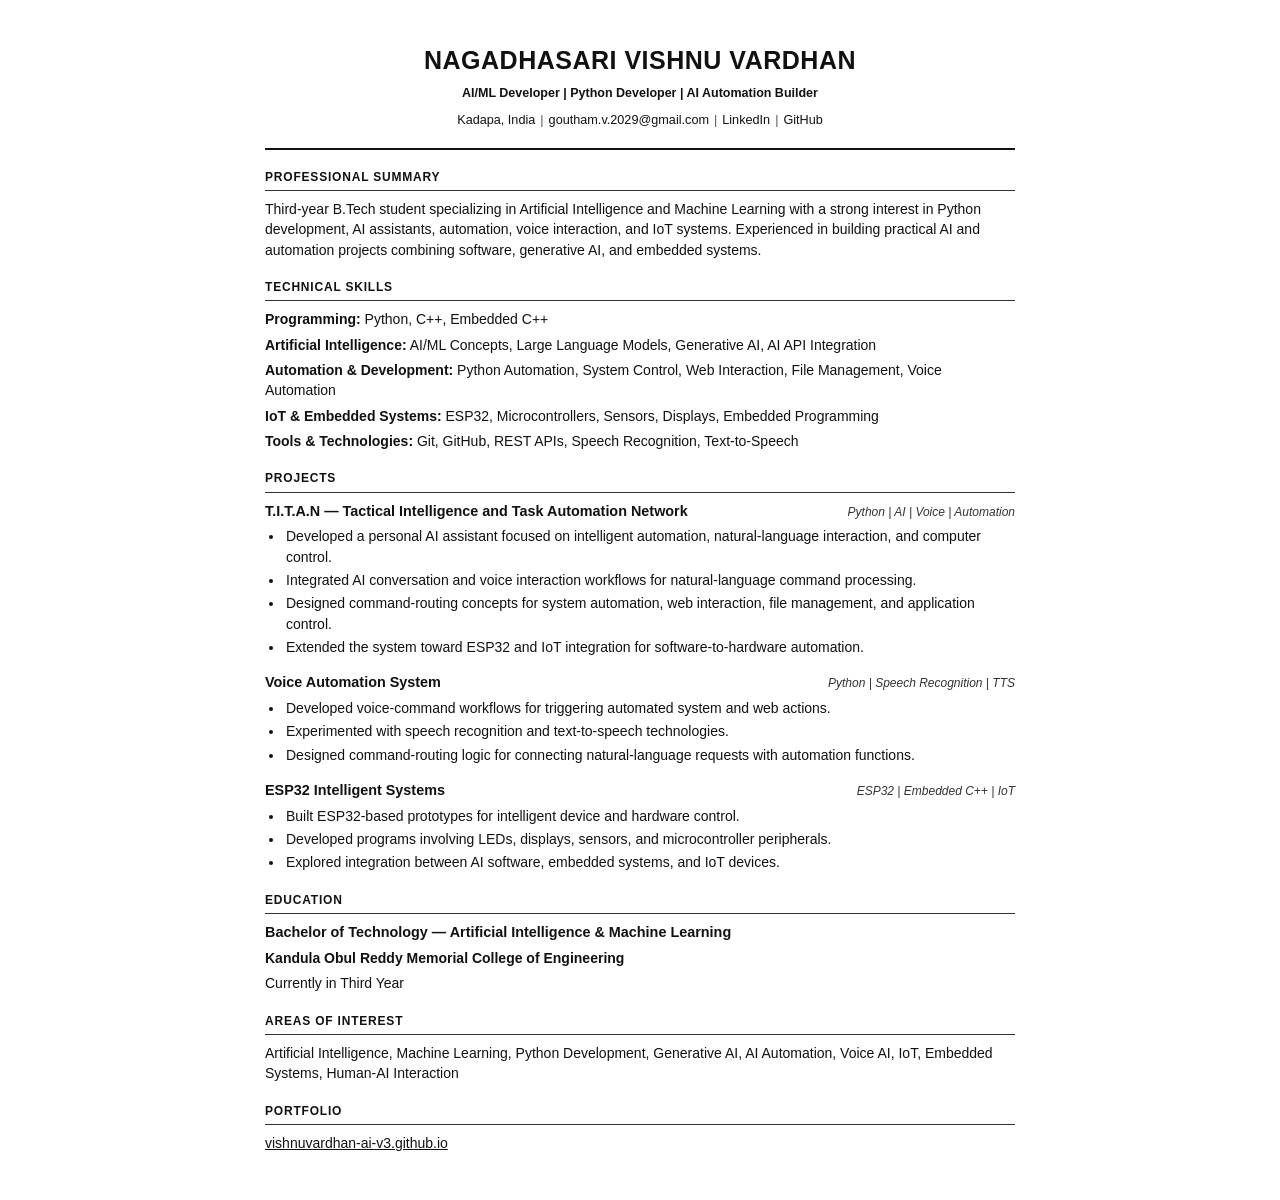
<file: resume.html>
<!DOCTYPE html>
<html lang="en">
<head>
    <meta charset="UTF-8">
    <meta name="viewport" content="width=device-width, initial-scale=1.0">

    <title>Nagadhasari Vishnu Vardhan | AI/ML Developer</title>

    <meta
        name="description"
        content="Resume of Nagadhasari Vishnu Vardhan - AI/ML Developer, Python Developer and AI Automation Builder."
    >

    <style>
        /* =========================================
           ATS-FRIENDLY RESUME
           Black & White / Print Friendly
           Single HTML File
           ========================================= */

        * {
            box-sizing: border-box;
        }

        html {
            scroll-behavior: smooth;
        }

        body {
            margin: 0;
            padding: 0;
            background: #ffffff;
            color: #111111;

            font-family:
                Arial,
                Helvetica,
                sans-serif;

            font-size: 10.5pt;
            line-height: 1.45;
        }


        /* =========================================
           RESUME CONTAINER
           ========================================= */

        .resume {
            width: 100%;
            max-width: 850px;

            margin: 0 auto;
            padding: 42px 50px;

            background: #ffffff;
        }


        /* =========================================
           HEADER
           ========================================= */

        .header {
            text-align: center;

            padding-bottom: 18px;

            border-bottom: 2px solid #111111;
        }

        .header h1 {
            margin: 0;

            font-size: 25px;
            font-weight: 700;

            letter-spacing: 0.5px;
        }

        .headline {
            margin: 6px 0 9px;

            font-size: 12.5px;
            font-weight: 600;
        }

        .contact {
            display: flex;

            justify-content: center;
            align-items: center;
            flex-wrap: wrap;

            gap: 5px;

            font-size: 9.5pt;
        }

        .contact a {
            color: #111111;
            text-decoration: none;
        }

        .contact a:hover {
            text-decoration: underline;
        }

        .separator {
            color: #555555;
        }


        /* =========================================
           SECTIONS
           ========================================= */

        section {
            margin-top: 19px;
        }

        section h2 {
            margin: 0 0 8px;

            padding-bottom: 4px;

            border-bottom: 1px solid #333333;

            font-size: 12px;
            font-weight: 700;

            letter-spacing: 0.8px;
        }

        section p {
            margin: 5px 0;
        }


        /* =========================================
           SKILLS
           ========================================= */

        .skill-group {
            margin: 5px 0;
        }

        .skill-group strong {
            font-weight: 700;
        }


        /* =========================================
           PROJECTS
           ========================================= */

        .project {
            margin-bottom: 15px;
        }

        .project:last-child {
            margin-bottom: 0;
        }

        .project-heading {
            display: flex;

            justify-content: space-between;
            align-items: baseline;

            gap: 20px;
        }

        .project-heading h3 {
            margin: 0;

            font-size: 10.8pt;
            font-weight: 700;
        }

        .technology {
            flex-shrink: 0;

            font-size: 9pt;
            font-style: italic;

            color: #333333;
        }

        .project ul {
            margin: 5px 0 0;
            padding-left: 19px;
        }

        .project li {
            margin: 3px 0;
            padding-left: 2px;
        }


        /* =========================================
           EDUCATION
           ========================================= */

        .education h3 {
            margin: 0;

            font-size: 10.8pt;
        }

        .institution {
            font-weight: 600;
        }


        /* =========================================
           LINKS
           ========================================= */

        a {
            color: #111111;
        }


        /* =========================================
           PRINT
           ========================================= */

        @media print {

            @page {
                size: A4;
                margin: 12mm;
            }

            body {
                background: #ffffff;
                color: #000000;

                font-size: 10pt;
            }

            .resume {
                max-width: none;

                padding: 0;

                margin: 0;
            }

            .header {
                padding-bottom: 12px;
            }

            section {
                margin-top: 14px;
            }

            .project {
                break-inside: avoid;
                page-break-inside: avoid;
            }

            section h2 {
                break-after: avoid;
                page-break-after: avoid;
            }

            a {
                color: #000000;
                text-decoration: none;
            }
        }


        /* =========================================
           MOBILE
           ========================================= */

        @media screen and (max-width: 650px) {

            .resume {
                padding: 28px 22px;
            }

            .header h1 {
                font-size: 21px;
            }

            .headline {
                font-size: 11px;
            }

            .contact {
                flex-direction: column;
                gap: 2px;
            }

            .separator {
                display: none;
            }

            .project-heading {
                display: block;
            }

            .technology {
                display: block;

                margin-top: 2px;
            }
        }
    </style>
</head>

<body>

    <main class="resume">

        <!-- =========================================
             HEADER
             ========================================= -->

        <header class="header">

            <h1>NAGADHASARI VISHNU VARDHAN</h1>

            <p class="headline">
                AI/ML Developer | Python Developer | AI Automation Builder
            </p>

            <div class="contact">

                <span>Kadapa, India</span>

                <span class="separator">|</span>

                <a href="mailto:goutham.v.2029@gmail.com">
                    goutham.v.2029@gmail.com
                </a>

                <span class="separator">|</span>

                <a
                    href="https://www.linkedin.com/in/vishnu-vardhan-n-41b38a434"
                    target="_blank"
                    rel="noopener"
                >
                    LinkedIn
                </a>

                <span class="separator">|</span>

                <a
                    href="https://github.com/VishnuVardhan-AI-V3"
                    target="_blank"
                    rel="noopener"
                >
                    GitHub
                </a>

            </div>

        </header>


        <!-- =========================================
             PROFESSIONAL SUMMARY
             ========================================= -->

        <section>

            <h2>PROFESSIONAL SUMMARY</h2>

            <p>
                Third-year B.Tech student specializing in Artificial Intelligence
                and Machine Learning with a strong interest in Python development,
                AI assistants, automation, voice interaction, and IoT systems.
                Experienced in building practical AI and automation projects
                combining software, generative AI, and embedded systems.
            </p>

        </section>


        <!-- =========================================
             TECHNICAL SKILLS
             ========================================= -->

        <section>

            <h2>TECHNICAL SKILLS</h2>

            <div class="skill-group">
                <strong>Programming:</strong>
                Python, C++, Embedded C++
            </div>

            <div class="skill-group">
                <strong>Artificial Intelligence:</strong>
                AI/ML Concepts, Large Language Models, Generative AI,
                AI API Integration
            </div>

            <div class="skill-group">
                <strong>Automation & Development:</strong>
                Python Automation, System Control, Web Interaction,
                File Management, Voice Automation
            </div>

            <div class="skill-group">
                <strong>IoT & Embedded Systems:</strong>
                ESP32, Microcontrollers, Sensors, Displays,
                Embedded Programming
            </div>

            <div class="skill-group">
                <strong>Tools & Technologies:</strong>
                Git, GitHub, REST APIs, Speech Recognition,
                Text-to-Speech
            </div>

        </section>


        <!-- =========================================
             PROJECTS
             ========================================= -->

        <section>

            <h2>PROJECTS</h2>


            <article class="project">

                <div class="project-heading">

                    <h3>
                        T.I.T.A.N — Tactical Intelligence and Task Automation Network
                    </h3>

                    <span class="technology">
                        Python | AI | Voice | Automation
                    </span>

                </div>

                <ul>

                    <li>
                        Developed a personal AI assistant focused on intelligent
                        automation, natural-language interaction, and computer control.
                    </li>

                    <li>
                        Integrated AI conversation and voice interaction workflows
                        for natural-language command processing.
                    </li>

                    <li>
                        Designed command-routing concepts for system automation,
                        web interaction, file management, and application control.
                    </li>

                    <li>
                        Extended the system toward ESP32 and IoT integration for
                        software-to-hardware automation.
                    </li>

                </ul>

            </article>


            <article class="project">

                <div class="project-heading">

                    <h3>Voice Automation System</h3>

                    <span class="technology">
                        Python | Speech Recognition | TTS
                    </span>

                </div>

                <ul>

                    <li>
                        Developed voice-command workflows for triggering
                        automated system and web actions.
                    </li>

                    <li>
                        Experimented with speech recognition and
                        text-to-speech technologies.
                    </li>

                    <li>
                        Designed command-routing logic for connecting
                        natural-language requests with automation functions.
                    </li>

                </ul>

            </article>


            <article class="project">

                <div class="project-heading">

                    <h3>ESP32 Intelligent Systems</h3>

                    <span class="technology">
                        ESP32 | Embedded C++ | IoT
                    </span>

                </div>

                <ul>

                    <li>
                        Built ESP32-based prototypes for intelligent
                        device and hardware control.
                    </li>

                    <li>
                        Developed programs involving LEDs, displays,
                        sensors, and microcontroller peripherals.
                    </li>

                    <li>
                        Explored integration between AI software,
                        embedded systems, and IoT devices.
                    </li>

                </ul>

            </article>

        </section>


        <!-- =========================================
             EDUCATION
             ========================================= -->

        <section>

            <h2>EDUCATION</h2>

            <div class="education">

                <h3>
                    Bachelor of Technology — Artificial Intelligence & Machine Learning
                </h3>

                <p class="institution">
                    Kandula Obul Reddy Memorial College of Engineering
                </p>

                <p>
                    Currently in Third Year
                </p>

            </div>

        </section>


        <!-- =========================================
             AREAS OF INTEREST
             ========================================= -->

        <section>

            <h2>AREAS OF INTEREST</h2>

            <p>
                Artificial Intelligence, Machine Learning, Python Development,
                Generative AI, AI Automation, Voice AI, IoT,
                Embedded Systems, Human-AI Interaction
            </p>

        </section>


        <!-- =========================================
             PORTFOLIO
             ========================================= -->

        <section>

            <h2>PORTFOLIO</h2>

            <p>
                <a
                    href="https://vishnuvardhan-ai-v3.github.io/"
                    target="_blank"
                    rel="noopener"
                >
                    vishnuvardhan-ai-v3.github.io
                </a>
            </p>

        </section>

    </main>

</body>
</html>
</file>
